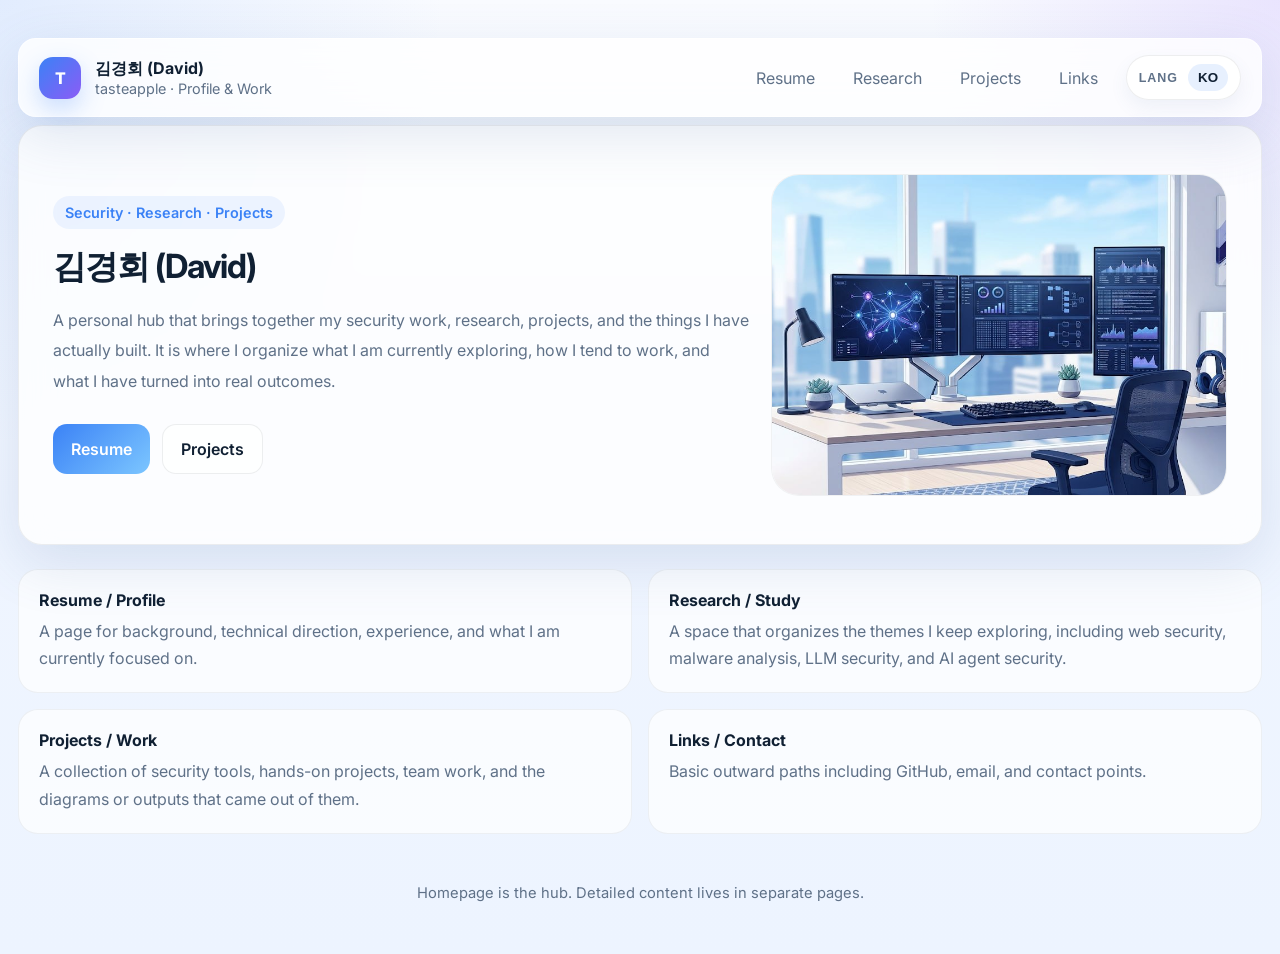
<file: index.html>
<!DOCTYPE html>
<html lang="ko">
<head>
  <meta charset="UTF-8" />
  <meta name="viewport" content="width=device-width, initial-scale=1.0" />
  <title>김경회 (David) — Profile & Work</title>
  <meta name="description" content="김경회(David)의 프로필, 연구, 프로젝트, 링크를 정리한 개인 사이트." />
  <link rel="preconnect" href="https://fonts.googleapis.com" />
  <link rel="preconnect" href="https://fonts.gstatic.com" crossorigin />
  <link href="https://fonts.googleapis.com/css2?family=Inter:wght@400;500;600;700;800&display=swap" rel="stylesheet" />
  <link rel="stylesheet" href="./styles/main.css" />
</head>
<body>
  <div class="page-shell">
    <header class="topbar">
      <a class="brand" href="./index.html">
        <div class="brand-mark">T</div>
        <div>
          <strong>김경회 (David)</strong>
          <span>tasteapple · Profile &amp; Work</span>
        </div>
      </a>
      <div class="topbar-right">
        <nav class="nav">
          <a href="./resume.html">Resume</a>
          <a href="./research.html">Research</a>
          <a href="./projects.html">Projects</a>
          <a href="./links.html">Links</a>
        </nav>
        <button type="button" class="lang-toggle single-toggle" data-lang-toggle data-next-lang="en" aria-label="Switch language to EN" onclick="window.tasteappleSetLang && window.tasteappleSetLang(this.getAttribute('data-next-lang') || 'en')">
          <span class="lang-toggle-caption">Lang</span>
          <span class="lang-toggle-value" data-lang-toggle-label>EN</span>
        </button>
      </div>
    </header>

    <main>
      <section class="hero panel hero-home minimal-hero">
        <div class="hero-copy">
          <div class="eyebrow" data-i18n data-ko="Security · Research · Projects" data-en="Security · Research · Projects">Security · Research · Projects</div>
          <h1>김경회 (David)</h1>
          <p data-i18n data-ko="보안, 연구, 프로젝트, 그리고 직접 만든 결과물을 한곳에 모아둔 개인 허브다. 지금 어떤 주제를 보고 있고 어떤 식으로 작업하는지, 그리고 실제로 뭘 만들었는지를 이 사이트에 정리해두었다." data-en="A personal hub that brings together my security work, research, projects, and the things I have actually built. It is where I organize what I am currently exploring, how I tend to work, and what I have turned into real outcomes.">
            보안, 연구, 프로젝트, 그리고 직접 만든 결과물을 한곳에 모아둔 개인 허브다. 지금 어떤 주제를 보고 있고 어떤 식으로 작업하는지, 그리고 실제로 뭘 만들었는지를 이 사이트에 정리해두었다.
          </p>
          <div class="hero-actions">
            <a class="button primary" href="./resume.html" data-i18n data-ko="Resume" data-en="Resume">Resume</a>
            <a class="button secondary" href="./projects.html" data-i18n data-ko="Projects" data-en="Projects">Projects</a>
          </div>
        </div>

        <div class="hero-visual image-hero-visual">
          <img src="./assets/hero-visual.jpg" alt="Bright technical workspace illustration" class="hero-image" />
        </div>
      </section>

      <section class="modules-grid modules-home-grid main-hub-grid">
        <a class="module-card large-card" href="./resume.html">
          <strong data-i18n data-ko="Resume / 이력 및 소개" data-en="Resume / Profile">Resume / 이력 및 소개</strong>
          <span data-i18n data-ko="학습 흐름, 기술적 방향, 활동, 그리고 지금 어떤 쪽을 파고들고 있는지 정리한 페이지." data-en="A page for background, technical direction, experience, and what I am currently focused on.">학습 흐름, 기술적 방향, 활동, 그리고 지금 어떤 쪽을 파고들고 있는지 정리한 페이지.</span>
        </a>
        <a class="module-card large-card" href="./research.html">
          <strong data-i18n data-ko="Research / 연구와 학습" data-en="Research / Study">Research / 연구와 학습</strong>
          <span data-i18n data-ko="웹 보안, 악성코드 분석, LLM 보안, AI agent 보안처럼 계속 파고들고 있는 주제를 정리한 공간." data-en="A space that organizes the themes I keep exploring, including web security, malware analysis, LLM security, and AI agent security.">웹 보안, 악성코드 분석, LLM 보안, AI agent 보안처럼 계속 파고들고 있는 주제를 정리한 공간.</span>
        </a>
        <a class="module-card large-card" href="./projects.html">
          <strong data-i18n data-ko="Projects / 프로젝트" data-en="Projects / Work">Projects / 프로젝트</strong>
          <span data-i18n data-ko="직접 만든 보안 도구, 실습형 프로젝트, 팀 프로젝트, 그리고 구성도와 결과물까지 모아둔 페이지." data-en="A collection of security tools, hands-on projects, team work, and the diagrams or outputs that came out of them.">직접 만든 보안 도구, 실습형 프로젝트, 팀 프로젝트, 그리고 구성도와 결과물까지 모아둔 페이지.</span>
        </a>
        <a class="module-card large-card" href="./links.html">
          <strong data-i18n data-ko="Links / 연결" data-en="Links / Contact">Links / 연결</strong>
          <span data-i18n data-ko="GitHub, 이메일, 그리고 사이트 바깥으로 이어지는 기본 연결 지점." data-en="Basic outward paths including GitHub, email, and contact points.">GitHub, 이메일, 그리고 사이트 바깥으로 이어지는 기본 연결 지점.</span>
        </a>
      </section>
    </main>

    <footer class="footer" data-i18n data-ko="메인 페이지는 허브 역할을 하고, 자세한 내용은 각각의 페이지에서 다룹니다." data-en="Homepage is the hub. Detailed content lives in separate pages.">
      메인 페이지는 전체 흐름을 보여주는 허브이고, 자세한 내용은 각 페이지에서 정리해두었다.
    </footer>
  </div>

  <script src="./scripts/main.js"></script>
  <script src="./scripts/i18n.js"></script>
</body>
</html>
</file>
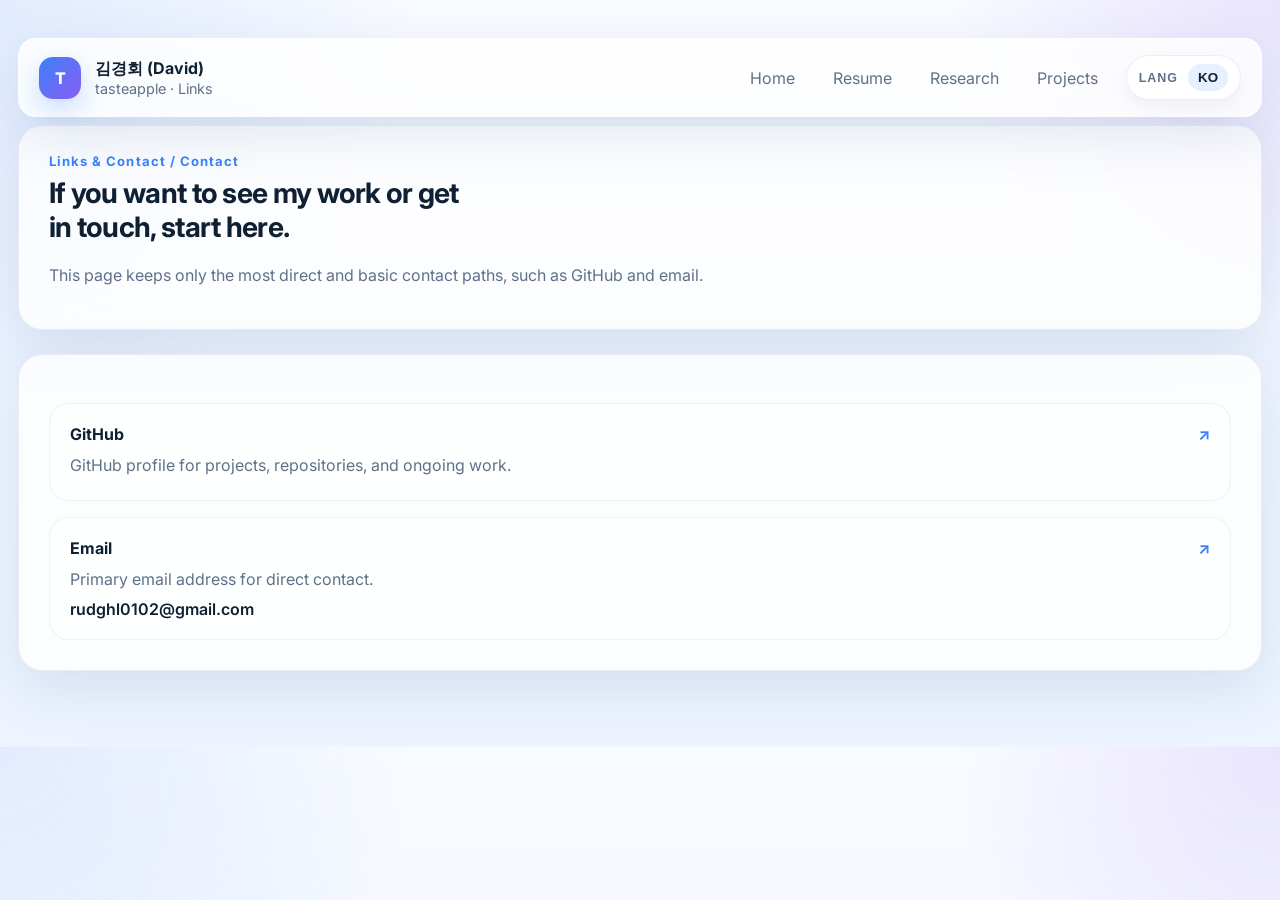
<file: links.html>
<!DOCTYPE html>
<html lang="ko">
<head>
  <meta charset="UTF-8" />
  <meta name="viewport" content="width=device-width, initial-scale=1.0" />
  <title>김경회 (David) — Links</title>
  <meta name="description" content="김경회(David)의 링크 및 연락 페이지." />
  <link rel="preconnect" href="https://fonts.googleapis.com" />
  <link rel="preconnect" href="https://fonts.gstatic.com" crossorigin />
  <link href="https://fonts.googleapis.com/css2?family=Inter:wght@400;500;600;700;800&display=swap" rel="stylesheet" />
  <link rel="stylesheet" href="./styles/main.css" />
</head>
<body>
  <div class="page-shell">
    <header class="topbar">
      <a class="brand" href="./index.html">
        <div class="brand-mark">T</div>
        <div><strong>김경회 (David)</strong><span>tasteapple · Links</span></div>
      </a>
      <div class="topbar-right">
        <nav class="nav">
          <a href="./index.html">Home</a>
          <a href="./resume.html">Resume</a>
          <a href="./research.html">Research</a>
          <a href="./projects.html">Projects</a>
        </nav>
        <button type="button" class="lang-toggle single-toggle" data-lang-toggle data-next-lang="en" aria-label="Switch language to EN">
          <span class="lang-toggle-caption">Lang</span>
          <span class="lang-toggle-value" data-lang-toggle-label>EN</span>
        </button>
      </div>
    </header>

    <main>
      <section class="panel section page-hero">
        <span class="section-kicker" data-i18n data-ko="Links & Contact / 링크 및 연락" data-en="Links & Contact / Contact">Links & Contact / 링크 및 연락</span>
        <h1 class="page-title" data-i18n data-ko="작업을 보거나 연락하고 싶다면 여기서 시작하면 됩니다" data-en="If you want to see my work or get in touch, start here.">작업을 보거나 연락하고 싶다면 여기서 시작하면 됩니다</h1>
        <p class="lead-paragraph" data-i18n data-ko="GitHub와 이메일처럼 가장 기본적이고 직접적인 연결 경로만 정리해두었다." data-en="This page keeps only the most direct and basic contact paths, such as GitHub and email.">GitHub와 이메일처럼 가장 기본적이고 직접적인 연결 경로만 정리해두었다.</p>
      </section>

      <section class="panel section">
        <div class="links-grid single-column-links">
          <a class="link-card" href="https://github.com/tasteapple" target="_blank" rel="noreferrer">
            <div>
              <strong>GitHub</strong>
              <span data-i18n data-ko="진행한 프로젝트와 공개 저장소를 확인할 수 있는 GitHub 프로필" data-en="GitHub profile for projects, repositories, and ongoing work.">진행한 프로젝트와 공개 저장소를 확인할 수 있는 GitHub 프로필</span>
            </div>
            <em>↗</em>
          </a>
          <a class="link-card" href="mailto:rudghl0102@gmail.com">
            <div>
              <strong>Email</strong>
              <span data-i18n data-ko="직접 연락할 수 있는 기본 이메일 주소" data-en="Primary email address for direct contact.">직접 연락할 수 있는 기본 이메일 주소</span>
              <div style="margin-top:6px; color: var(--text); font-weight: 600;">rudghl0102@gmail.com</div>
            </div>
            <em>↗</em>
          </a>
        </div>
      </section>
    </main>
  </div>
  <script src="./scripts/i18n.js"></script>
</body>
</html>
</file>
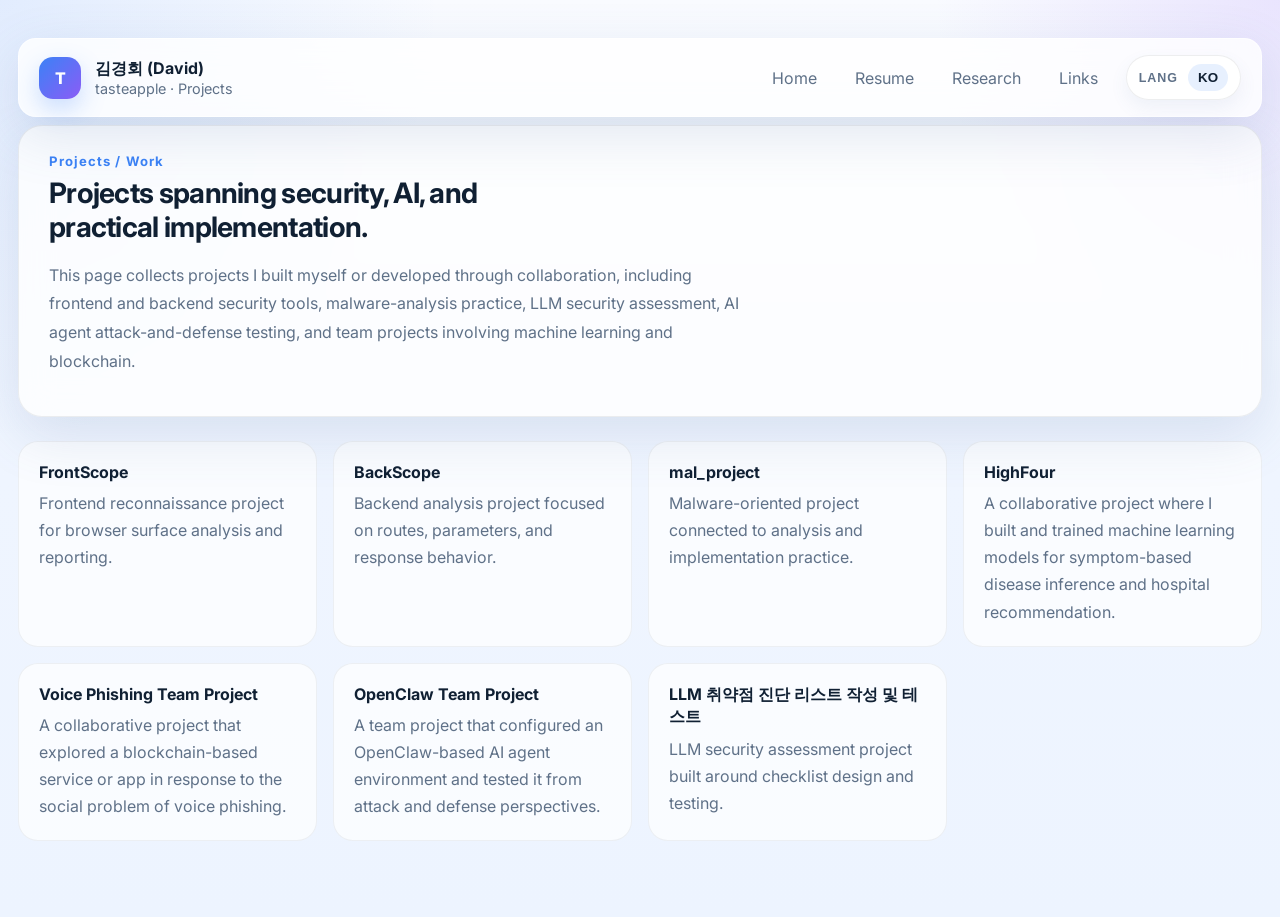
<file: projects.html>
<!DOCTYPE html>
<html lang="ko">
<head>
  <meta charset="UTF-8" />
  <meta name="viewport" content="width=device-width, initial-scale=1.0" />
  <title>김경회 (David) — Projects</title>
  <meta name="description" content="김경회(David)의 프로젝트 페이지." />
  <link rel="preconnect" href="https://fonts.googleapis.com" />
  <link rel="preconnect" href="https://fonts.gstatic.com" crossorigin />
  <link href="https://fonts.googleapis.com/css2?family=Inter:wght@400;500;600;700;800&display=swap" rel="stylesheet" />
  <link rel="stylesheet" href="./styles/main.css" />
</head>
<body>
  <div class="page-shell">
    <header class="topbar">
      <a class="brand" href="./index.html">
        <div class="brand-mark">T</div>
        <div><strong>김경회 (David)</strong><span>tasteapple · Projects</span></div>
      </a>
      <div class="topbar-right">
        <nav class="nav">
          <a href="./index.html">Home</a>
          <a href="./resume.html">Resume</a>
          <a href="./research.html">Research</a>
          <a href="./links.html">Links</a>
        </nav>
        <button type="button" class="lang-toggle single-toggle" data-lang-toggle data-next-lang="en" aria-label="Switch language to EN">
          <span class="lang-toggle-caption">Lang</span>
          <span class="lang-toggle-value" data-lang-toggle-label>EN</span>
        </button>
      </div>
    </header>

    <main>
      <section class="panel section page-hero">
        <span class="section-kicker" data-i18n data-ko="Projects / 프로젝트" data-en="Projects / Work">Projects / 프로젝트</span>
        <h1 class="page-title" data-i18n data-ko="보안, AI, 그리고 실제 구현 경험을 담은 프로젝트들" data-en="Projects spanning security, AI, and practical implementation.">보안, AI, 그리고 실제 구현 경험을 담은 프로젝트들</h1>
        <p class="lead-paragraph" data-i18n data-ko="이 페이지에는 내가 직접 만들거나 팀과 함께 진행한 프로젝트들을 정리했다. 프론트엔드·백엔드 보안 분석 도구, 악성코드 분석 실습, LLM 보안 진단, AI agent 공격/방어 테스트, 그리고 머신러닝·블록체인 기반 팀 프로젝트까지, 관심사와 실전 경험이 연결되는 작업들을 모아두었다." data-en="This page collects projects I built myself or developed through collaboration, including frontend and backend security tools, malware-analysis practice, LLM security assessment, AI agent attack-and-defense testing, and team projects involving machine learning and blockchain.">이 페이지에는 내가 직접 만들거나 팀과 함께 진행한 프로젝트들을 정리했다. 프론트엔드·백엔드 보안 분석 도구, 악성코드 분석 실습, LLM 보안 진단, AI agent 공격/방어 테스트, 그리고 머신러닝·블록체인 기반 팀 프로젝트까지, 관심사와 실전 경험이 연결되는 작업들을 모아두었다.</p>
      </section>

      <section class="modules-grid modules-home-grid projects-grid-page">
        <a class="module-card large-card" href="./projects/frontscope.html">
          <strong>FrontScope</strong>
          <span data-i18n data-ko="브라우저와 프론트엔드 표면을 분석하고 리포트로 정리하는 보안 정찰 프로젝트." data-en="Frontend reconnaissance project for browser surface analysis and reporting.">브라우저와 프론트엔드 표면을 분석하고 리포트로 정리하는 보안 정찰 프로젝트.</span>
        </a>
        <a class="module-card large-card" href="./projects/backscope.html">
          <strong>BackScope</strong>
          <span data-i18n data-ko="라우트, 파라미터, 응답 행위를 중심으로 백엔드 표면을 분석하는 프로젝트." data-en="Backend analysis project focused on routes, parameters, and response behavior.">라우트, 파라미터, 응답 행위를 중심으로 백엔드 표면을 분석하는 프로젝트.</span>
        </a>
        <a class="module-card large-card" href="./projects/mal_project.html">
          <strong>mal_project</strong>
          <span data-i18n data-ko="악성코드 분석과 구현 실습 흐름을 담고 있는 프로젝트." data-en="Malware-oriented project connected to analysis and implementation practice.">악성코드 분석과 구현 실습 흐름을 담고 있는 프로젝트.</span>
        </a>
        <a class="module-card large-card" href="./projects/highfour.html">
          <strong>HighFour</strong>
          <span data-i18n data-ko="증상 기반 병명 유추와 병원 추천을 위해 머신러닝 모델을 직접 만들고 학습시킨 협업형 프로젝트." data-en="A collaborative project where I built and trained machine learning models for symptom-based disease inference and hospital recommendation.">증상 기반 병명 유추와 병원 추천을 위해 머신러닝 모델을 직접 만들고 학습시킨 협업형 프로젝트.</span>
        </a>
        <a class="module-card large-card" href="./projects/voice-phishing-team-project.html">
          <strong>Voice Phishing Team Project</strong>
          <span data-i18n data-ko="보이스피싱이라는 사회 문제를 배경으로 블록체인을 활용한 서비스/앱 구현을 시도한 협업형 프로젝트." data-en="A collaborative project that explored a blockchain-based service or app in response to the social problem of voice phishing.">보이스피싱이라는 사회 문제를 배경으로 블록체인을 활용한 서비스/앱 구현을 시도한 협업형 프로젝트.</span>
        </a>
        <a class="module-card large-card" href="./projects/openclaw-team-project.html">
          <strong>OpenClaw Team Project</strong>
          <span data-i18n data-ko="OpenClaw 기반 AI Agent 환경을 직접 구성하고 공격/방어 테스트까지 수행한 팀 프로젝트." data-en="A team project that configured an OpenClaw-based AI agent environment and tested it from attack and defense perspectives.">OpenClaw 기반 AI Agent 환경을 직접 구성하고 공격/방어 테스트까지 수행한 팀 프로젝트.</span>
        </a>
        <a class="module-card large-card" href="./projects/llm-vulnerability-list.html">
          <strong>LLM 취약점 진단 리스트 작성 및 테스트</strong>
          <span data-i18n data-ko="LLM 보안 점검 항목을 정리하고 테스트 흐름으로 연결하는 프로젝트." data-en="LLM security assessment project built around checklist design and testing.">LLM 보안 점검 항목을 정리하고 테스트 흐름으로 연결하는 프로젝트.</span>
        </a>
      </section>
    </main>
  </div>
  <script src="./scripts/i18n.js"></script>
</body>
</html>
</file>
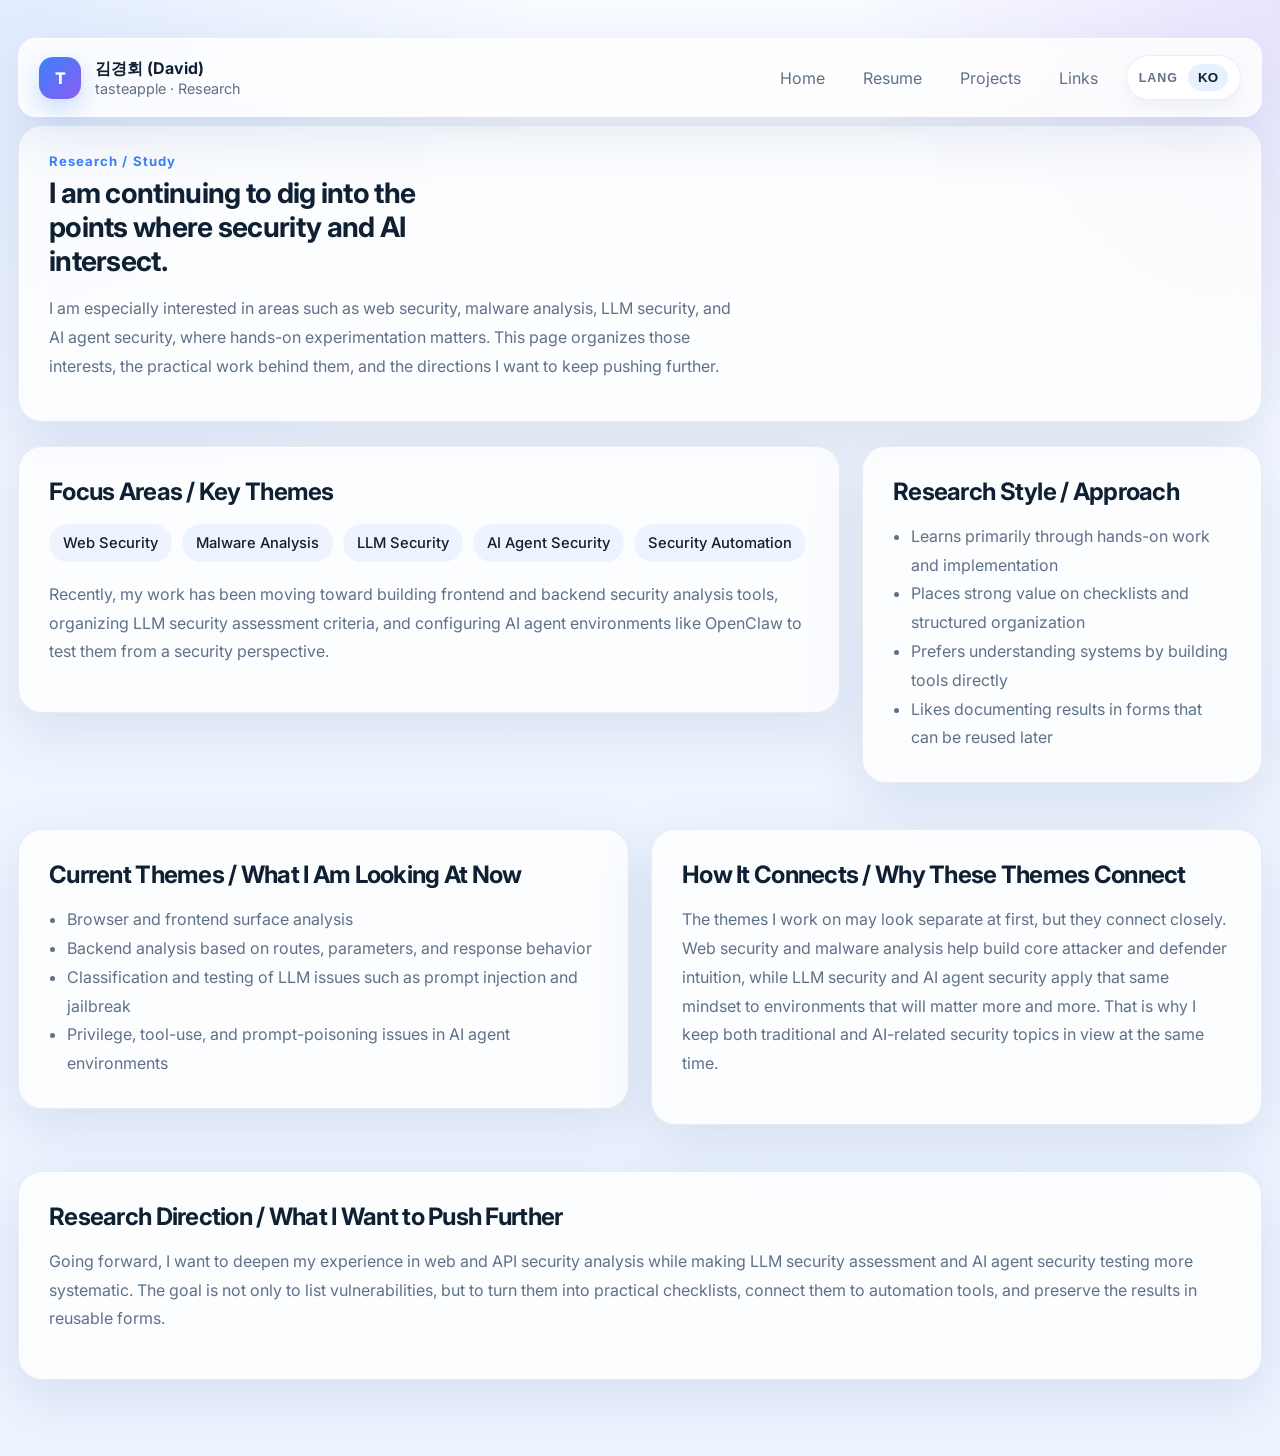
<file: research.html>
<!DOCTYPE html>
<html lang="ko">
<head>
  <meta charset="UTF-8" />
  <meta name="viewport" content="width=device-width, initial-scale=1.0" />
  <title>김경회 (David) — Research</title>
  <meta name="description" content="김경회(David)의 연구 및 학습 페이지." />
  <link rel="preconnect" href="https://fonts.googleapis.com" />
  <link rel="preconnect" href="https://fonts.gstatic.com" crossorigin />
  <link href="https://fonts.googleapis.com/css2?family=Inter:wght@400;500;600;700;800&display=swap" rel="stylesheet" />
  <link rel="stylesheet" href="./styles/main.css" />
</head>
<body>
  <div class="page-shell">
    <header class="topbar">
      <a class="brand" href="./index.html">
        <div class="brand-mark">T</div>
        <div><strong>김경회 (David)</strong><span>tasteapple · Research</span></div>
      </a>
      <div class="topbar-right">
        <nav class="nav">
          <a href="./index.html">Home</a>
          <a href="./resume.html">Resume</a>
          <a href="./projects.html">Projects</a>
          <a href="./links.html">Links</a>
        </nav>
        <button type="button" class="lang-toggle single-toggle" data-lang-toggle data-next-lang="en" aria-label="Switch language to EN">
          <span class="lang-toggle-caption">Lang</span>
          <span class="lang-toggle-value" data-lang-toggle-label>EN</span>
        </button>
      </div>
    </header>

    <main>
      <section class="panel section page-hero">
        <span class="section-kicker" data-i18n data-ko="Research / 연구" data-en="Research / Study">Research / 연구</span>
        <h1 class="page-title" data-i18n data-ko="보안과 AI가 만나는 지점을 계속 파고드는 중이다" data-en="I am continuing to dig into the points where security and AI intersect.">보안과 AI가 만나는 지점을 계속 파고드는 중이다</h1>
        <p class="lead-paragraph" data-i18n data-ko="웹 보안, 악성코드 분석, LLM 보안, AI agent 보안처럼 직접 손을 대보면서 감을 잡아야 하는 주제들에 특히 관심이 많다. 이 페이지는 그런 관심사와 실습 흐름, 그리고 앞으로 더 깊게 가져가고 싶은 방향을 정리해두는 공간이다." data-en="I am especially interested in areas such as web security, malware analysis, LLM security, and AI agent security, where hands-on experimentation matters. This page organizes those interests, the practical work behind them, and the directions I want to keep pushing further.">웹 보안, 악성코드 분석, LLM 보안, AI agent 보안처럼 직접 손을 대보면서 감을 잡아야 하는 주제들에 특히 관심이 많다. 이 페이지는 그런 관심사와 실습 흐름, 그리고 앞으로 더 깊게 가져가고 싶은 방향을 정리해두는 공간이다.</p>
      </section>

      <section class="content-grid">
        <article class="panel section span-8">
          <h2 data-i18n data-ko="Focus Areas / 관심 분야" data-en="Focus Areas / Key Themes">Focus Areas / 관심 분야</h2>
          <div class="pill-row">
            <span class="pill">Web Security</span>
            <span class="pill">Malware Analysis</span>
            <span class="pill">LLM Security</span>
            <span class="pill">AI Agent Security</span>
            <span class="pill">Security Automation</span>
          </div>
          <p style="margin-top:18px;" data-i18n data-ko="최근에는 프론트엔드와 백엔드 보안 분석 도구를 직접 만들고, LLM 보안 진단 항목을 정리하고, OpenClaw 같은 AI agent 환경을 직접 구성해 보안 관점에서 테스트해보는 쪽으로 흐름이 이어지고 있다." data-en="Recently, my work has been moving toward building frontend and backend security analysis tools, organizing LLM security assessment criteria, and configuring AI agent environments like OpenClaw to test them from a security perspective.">최근에는 프론트엔드와 백엔드 보안 분석 도구를 직접 만들고, LLM 보안 진단 항목을 정리하고, OpenClaw 같은 AI agent 환경을 직접 구성해 보안 관점에서 테스트해보는 쪽으로 흐름이 이어지고 있다.</p>
        </article>
        <article class="panel section span-4">
          <h2 data-i18n data-ko="Research Style / 방식" data-en="Research Style / Approach">Research Style / 방식</h2>
          <ul class="clean-list">
            <li data-i18n data-ko="실습과 구현 기반으로 배우는 편" data-en="Learns primarily through hands-on work and implementation">실습과 구현 기반으로 배우는 편</li>
            <li data-i18n data-ko="체크리스트와 정리를 중요하게 보는 편" data-en="Places strong value on checklists and structured organization">체크리스트와 정리를 중요하게 보는 편</li>
            <li data-i18n data-ko="도구를 직접 만들며 이해하는 방식 선호" data-en="Prefers understanding systems by building tools directly">도구를 직접 만들며 이해하는 방식 선호</li>
            <li data-i18n data-ko="결과를 문서화하고 다시 재사용 가능한 형태로 남기려는 편" data-en="Likes documenting results in forms that can be reused later">결과를 문서화하고 다시 재사용 가능한 형태로 남기려는 편</li>
          </ul>
        </article>
      </section>

      <section class="content-grid">
        <article class="panel section span-6">
          <h2 data-i18n data-ko="Current Themes / 지금 주로 보는 것" data-en="Current Themes / What I Am Looking At Now">Current Themes / 지금 주로 보는 것</h2>
          <ul class="clean-list">
            <li data-i18n data-ko="브라우저와 프론트엔드 표면 분석" data-en="Browser and frontend surface analysis">브라우저와 프론트엔드 표면 분석</li>
            <li data-i18n data-ko="라우트, 파라미터, 응답 행위 기반 백엔드 분석" data-en="Backend analysis based on routes, parameters, and response behavior">라우트, 파라미터, 응답 행위 기반 백엔드 분석</li>
            <li data-i18n data-ko="Prompt Injection, Jailbreak 등 LLM 취약점 분류와 테스트" data-en="Classification and testing of LLM issues such as prompt injection and jailbreak">Prompt Injection, Jailbreak 등 LLM 취약점 분류와 테스트</li>
            <li data-i18n data-ko="AI agent 환경에서의 권한, 도구 사용, 프롬프트 오염 문제" data-en="Privilege, tool-use, and prompt-poisoning issues in AI agent environments">AI agent 환경에서의 권한, 도구 사용, 프롬프트 오염 문제</li>
          </ul>
        </article>
        <article class="panel section span-6">
          <h2 data-i18n data-ko="How It Connects / 어떻게 이어지는지" data-en="How It Connects / Why These Themes Connect">How It Connects / 어떻게 이어지는지</h2>
          <p data-i18n data-ko="지금 다루는 주제들은 따로 노는 것처럼 보여도 결국 서로 연결되어 있다. 웹 보안과 악성코드 분석은 기본적인 공격·방어 감각을 키워주고, LLM 보안과 AI agent 보안은 앞으로 더 중요해질 환경에서 그 감각을 다시 적용해보게 만든다. 그래서 최근에는 전통적인 보안 주제와 AI 보안 주제를 같이 가져가고 있다." data-en="The themes I work on may look separate at first, but they connect closely. Web security and malware analysis help build core attacker and defender intuition, while LLM security and AI agent security apply that same mindset to environments that will matter more and more. That is why I keep both traditional and AI-related security topics in view at the same time.">지금 다루는 주제들은 따로 노는 것처럼 보여도 결국 서로 연결되어 있다. 웹 보안과 악성코드 분석은 기본적인 공격·방어 감각을 키워주고, LLM 보안과 AI agent 보안은 앞으로 더 중요해질 환경에서 그 감각을 다시 적용해보게 만든다. 그래서 최근에는 전통적인 보안 주제와 AI 보안 주제를 같이 가져가고 있다.</p>
        </article>
      </section>

      <section class="panel section">
        <h2 data-i18n data-ko="Research Direction / 앞으로 더 보고 싶은 것" data-en="Research Direction / What I Want to Push Further">Research Direction / 앞으로 더 보고 싶은 것</h2>
        <p data-i18n data-ko="앞으로는 웹과 API 보안 분석 경험을 더 쌓으면서, LLM 보안 진단 체계와 AI agent 보안 테스트를 더 정교하게 가져가고 싶다. 단순히 취약점을 나열하는 수준이 아니라, 실제로 점검 항목을 만들고 자동화 도구로 연결하고, 테스트 결과를 다시 재사용 가능한 형태로 남기는 흐름까지 만드는 것이 목표다." data-en="Going forward, I want to deepen my experience in web and API security analysis while making LLM security assessment and AI agent security testing more systematic. The goal is not only to list vulnerabilities, but to turn them into practical checklists, connect them to automation tools, and preserve the results in reusable forms.">앞으로는 웹과 API 보안 분석 경험을 더 쌓으면서, LLM 보안 진단 체계와 AI agent 보안 테스트를 더 정교하게 가져가고 싶다. 단순히 취약점을 나열하는 수준이 아니라, 실제로 점검 항목을 만들고 자동화 도구로 연결하고, 테스트 결과를 다시 재사용 가능한 형태로 남기는 흐름까지 만드는 것이 목표다.</p>
      </section>
    </main>
  </div>
  <script src="./scripts/i18n.js"></script>
</body>
</html>
</file>
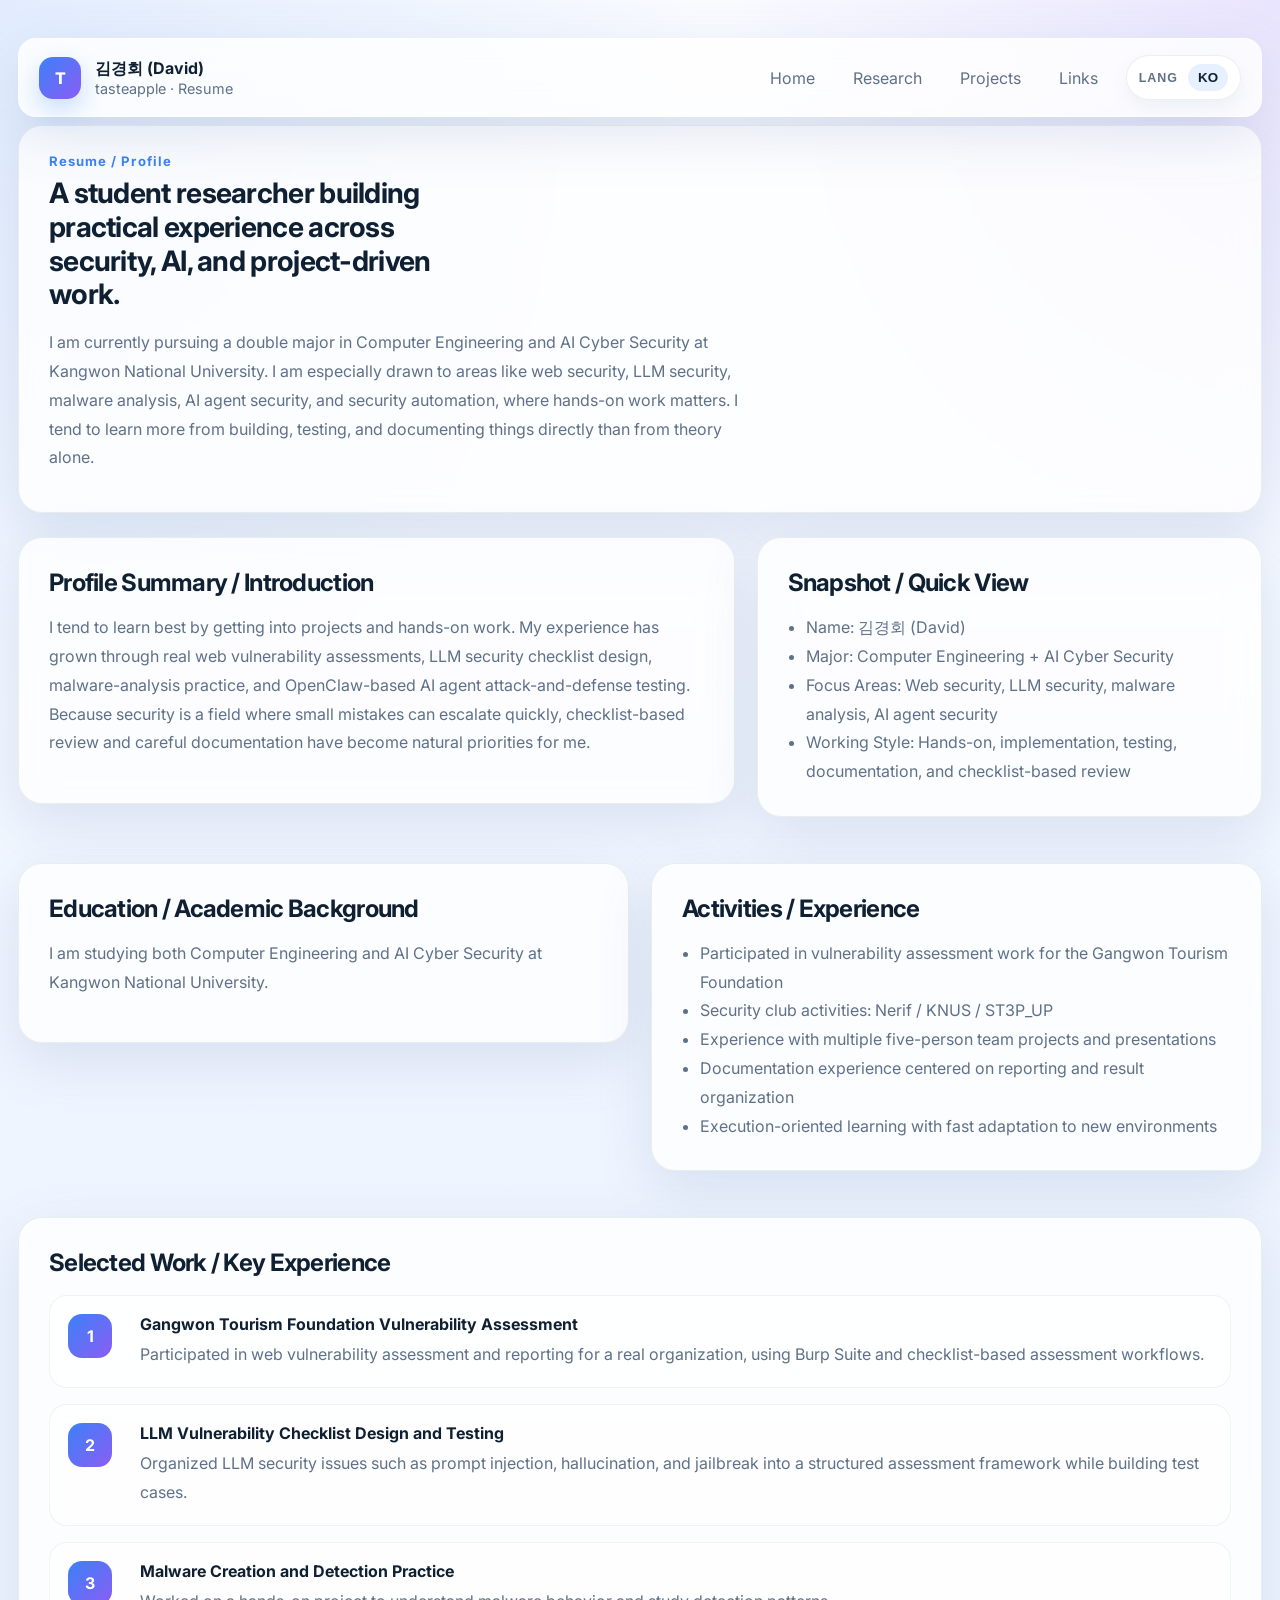
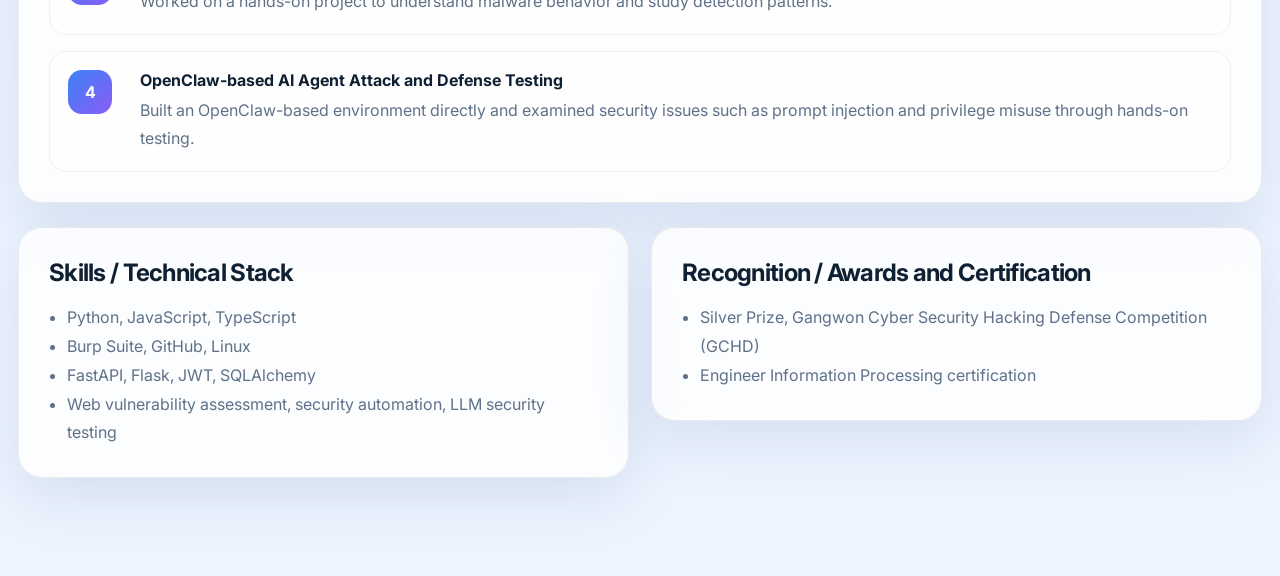
<file: resume.html>
<!DOCTYPE html>
<html lang="ko">
<head>
  <meta charset="UTF-8" />
  <meta name="viewport" content="width=device-width, initial-scale=1.0" />
  <title>김경회 (David) — Resume</title>
  <meta name="description" content="김경회(David)의 이력 및 프로필 페이지." />
  <link rel="preconnect" href="https://fonts.googleapis.com" />
  <link rel="preconnect" href="https://fonts.gstatic.com" crossorigin />
  <link href="https://fonts.googleapis.com/css2?family=Inter:wght@400;500;600;700;800&display=swap" rel="stylesheet" />
  <link rel="stylesheet" href="./styles/main.css" />
</head>
<body>
  <div class="page-shell">
    <header class="topbar">
      <a class="brand" href="./index.html">
        <div class="brand-mark">T</div>
        <div><strong>김경회 (David)</strong><span>tasteapple · Resume</span></div>
      </a>
      <div class="topbar-right">
        <nav class="nav">
          <a href="./index.html">Home</a>
          <a href="./research.html">Research</a>
          <a href="./projects.html">Projects</a>
          <a href="./links.html">Links</a>
        </nav>
        <button type="button" class="lang-toggle single-toggle" data-lang-toggle data-next-lang="en" aria-label="Switch language to EN">
          <span class="lang-toggle-caption">Lang</span>
          <span class="lang-toggle-value" data-lang-toggle-label>EN</span>
        </button>
      </div>
    </header>

    <main>
      <section class="panel section page-hero">
        <span class="section-kicker" data-i18n data-ko="Resume / 이력" data-en="Resume / Profile">Resume / 이력</span>
        <h1 class="page-title" data-i18n data-ko="보안, AI, 그리고 실전형 프로젝트 경험을 쌓아가는 학생 연구자" data-en="A student researcher building practical experience across security, AI, and project-driven work.">보안, AI, 그리고 실전형 프로젝트 경험을 쌓아가는 학생 연구자</h1>
        <p class="lead-paragraph" data-i18n data-ko="강원대학교에서 컴퓨터공학과와 인공지능사이버보안학을 복수전공 중이다. 웹 보안, LLM 보안, 악성코드 분석, AI agent 보안, 보안 자동화처럼 직접 손으로 다뤄봐야 감이 오는 주제들에 특히 끌리는 편이다. 개념만 정리하는 것보다는 직접 만들고 테스트하고 문서화하는 과정에서 더 많이 배우는 스타일에 가깝다." data-en="I am currently pursuing a double major in Computer Engineering and AI Cyber Security at Kangwon National University. I am especially drawn to areas like web security, LLM security, malware analysis, AI agent security, and security automation, where hands-on work matters. I tend to learn more from building, testing, and documenting things directly than from theory alone.">강원대학교에서 컴퓨터공학과와 인공지능사이버보안학을 복수전공 중이다. 웹 보안, LLM 보안, 악성코드 분석, AI agent 보안, 보안 자동화처럼 직접 손으로 다뤄봐야 감이 오는 주제들에 특히 끌리는 편이다. 개념만 정리하는 것보다는 직접 만들고 테스트하고 문서화하는 과정에서 더 많이 배우는 스타일에 가깝다.</p>
      </section>

      <section class="content-grid">
        <article class="panel section span-7">
          <h2 data-i18n data-ko="Profile Summary / 소개" data-en="Profile Summary / Introduction">Profile Summary / 소개</h2>
          <p data-i18n data-ko="프로젝트나 실습으로 부딪혀 보면서 배우는 쪽에 더 가깝다. 실제 웹 취약점 진단, LLM 보안 체크리스트 설계, 악성코드 분석 실습, OpenClaw 기반 AI Agent 공격/방어 테스트 같은 작업을 직접 진행하면서 경험을 쌓아왔다. 보안은 작은 실수 하나가 꽤 크게 번질 수 있는 분야라서, 체크리스트 기반 검토와 꼼꼼한 문서화는 자연스럽게 중요하게 보게 됐다." data-en="I tend to learn best by getting into projects and hands-on work. My experience has grown through real web vulnerability assessments, LLM security checklist design, malware-analysis practice, and OpenClaw-based AI agent attack-and-defense testing. Because security is a field where small mistakes can escalate quickly, checklist-based review and careful documentation have become natural priorities for me.">프로젝트나 실습으로 부딪혀 보면서 배우는 쪽에 더 가깝다. 실제 웹 취약점 진단, LLM 보안 체크리스트 설계, 악성코드 분석 실습, OpenClaw 기반 AI Agent 공격/방어 테스트 같은 작업을 직접 진행하면서 경험을 쌓아왔다. 보안은 작은 실수 하나가 꽤 크게 번질 수 있는 분야라서, 체크리스트 기반 검토와 꼼꼼한 문서화는 자연스럽게 중요하게 보게 됐다.</p>
        </article>
        <article class="panel section span-5">
          <h2 data-i18n data-ko="Snapshot / 요약" data-en="Snapshot / Quick View">Snapshot / 요약</h2>
          <ul class="clean-list">
            <li data-i18n data-ko="이름: 김경회 (David)" data-en="Name: 김경회 (David)">이름: 김경회 (David)</li>
            <li data-i18n data-ko="전공: 컴퓨터공학 + 인공지능사이버보안학" data-en="Major: Computer Engineering + AI Cyber Security">전공: 컴퓨터공학 + 인공지능사이버보안학</li>
            <li data-i18n data-ko="관심 분야: 웹 보안, LLM 보안, 악성코드 분석, AI Agent 보안" data-en="Focus Areas: Web security, LLM security, malware analysis, AI agent security">관심 분야: 웹 보안, LLM 보안, 악성코드 분석, AI Agent 보안</li>
            <li data-i18n data-ko="스타일: 실습, 구현, 테스트, 문서화, 체크리스트 기반 검토 중심" data-en="Working Style: Hands-on, implementation, testing, documentation, and checklist-based review">스타일: 실습, 구현, 테스트, 문서화, 체크리스트 기반 검토 중심</li>
          </ul>
        </article>
      </section>

      <section class="content-grid">
        <article class="panel section span-6">
          <h2 data-i18n data-ko="Education / 학력" data-en="Education / Academic Background">Education / 학력</h2>
          <p data-i18n data-ko="강원대학교에서 컴퓨터공학과와 인공지능사이버보안학을 함께 공부하고 있다." data-en="I am studying both Computer Engineering and AI Cyber Security at Kangwon National University.">강원대학교에서 컴퓨터공학과와 인공지능사이버보안학을 함께 공부하고 있다.</p>
        </article>
        <article class="panel section span-6">
          <h2 data-i18n data-ko="Activities / 활동" data-en="Activities / Experience">Activities / 활동</h2>
          <ul class="clean-list">
            <li data-i18n data-ko="강원 관광재단 취약점 진단 참여" data-en="Participated in vulnerability assessment work for the Gangwon Tourism Foundation">강원 관광재단 취약점 진단 참여</li>
            <li data-i18n data-ko="보안 동아리 활동: 네리프 / KNUS / ST3P_UP" data-en="Security club activities: Nerif / KNUS / ST3P_UP">보안 동아리 활동: 네리프 / KNUS / ST3P_UP</li>
            <li data-i18n data-ko="다수의 5인 팀 프로젝트 수행 및 발표 경험" data-en="Experience with multiple five-person team projects and presentations">다수의 5인 팀 프로젝트 수행 및 발표 경험</li>
            <li data-i18n data-ko="보고서 작성과 결과 정리 중심의 문서화 경험" data-en="Documentation experience centered on reporting and result organization">보고서 작성과 결과 정리 중심의 문서화 경험</li>
            <li data-i18n data-ko="새로운 환경에 빠르게 적응하며 기여하는 실행 중심 학습" data-en="Execution-oriented learning with fast adaptation to new environments">새로운 환경에 빠르게 적응하며 기여하는 실행 중심 학습</li>
          </ul>
        </article>
      </section>

      <section class="panel section">
        <h2 data-i18n data-ko="Selected Work / 주요 경험" data-en="Selected Work / Key Experience">Selected Work / 주요 경험</h2>
        <div class="timeline-list">
          <div class="timeline-item">
            <div class="timeline-marker">1</div>
            <div>
              <strong data-i18n data-ko="강원 관광재단 취약점 진단" data-en="Gangwon Tourism Foundation Vulnerability Assessment">강원 관광재단 취약점 진단</strong>
              <p data-i18n data-ko="실제 기관을 대상으로 웹 취약점 진단과 모의해킹 보고서 작성에 참여했으며, Burp Suite와 체크리스트 기반 진단 흐름을 활용했다." data-en="Participated in web vulnerability assessment and reporting for a real organization, using Burp Suite and checklist-based assessment workflows.">실제 기관을 대상으로 웹 취약점 진단과 모의해킹 보고서 작성에 참여했으며, Burp Suite와 체크리스트 기반 진단 흐름을 활용했다.</p>
            </div>
          </div>
          <div class="timeline-item">
            <div class="timeline-marker">2</div>
            <div>
              <strong data-i18n data-ko="LLM 취약점 진단 리스트 작성 및 테스트" data-en="LLM Vulnerability Checklist Design and Testing">LLM 취약점 진단 리스트 작성 및 테스트</strong>
              <p data-i18n data-ko="Prompt Injection, Hallucination, Jailbreak 같은 LLM 보안 이슈를 분류하고, 테스트 케이스를 구성하면서 진단 체계를 정리했다." data-en="Organized LLM security issues such as prompt injection, hallucination, and jailbreak into a structured assessment framework while building test cases.">Prompt Injection, Hallucination, Jailbreak 같은 LLM 보안 이슈를 분류하고, 테스트 케이스를 구성하면서 진단 체계를 정리했다.</p>
            </div>
          </div>
          <div class="timeline-item">
            <div class="timeline-marker">3</div>
            <div>
              <strong data-i18n data-ko="악성코드 제작 및 탐지 실습" data-en="Malware Creation and Detection Practice">악성코드 제작 및 탐지 실습</strong>
              <p data-i18n data-ko="악성코드의 동작 원리를 이해하고 탐지 패턴을 살펴보기 위해 진행한 실습형 프로젝트다." data-en="Worked on a hands-on project to understand malware behavior and study detection patterns.">악성코드의 동작 원리를 이해하고 탐지 패턴을 살펴보기 위해 진행한 실습형 프로젝트다.</p>
            </div>
          </div>
          <div class="timeline-item">
            <div class="timeline-marker">4</div>
            <div>
              <strong data-i18n data-ko="OpenClaw 기반 AI Agent 공격/방어 테스트" data-en="OpenClaw-based AI Agent Attack and Defense Testing">OpenClaw 기반 AI Agent 공격/방어 테스트</strong>
              <p data-i18n data-ko="OpenClaw 기반 환경을 직접 구성한 뒤, 프롬프트 인젝션과 권한 문제 같은 보안 관점을 실습형 프로젝트로 검토했다." data-en="Built an OpenClaw-based environment directly and examined security issues such as prompt injection and privilege misuse through hands-on testing.">OpenClaw 기반 환경을 직접 구성한 뒤, 프롬프트 인젝션과 권한 문제 같은 보안 관점을 실습형 프로젝트로 검토했다.</p>
            </div>
          </div>
        </div>
      </section>

      <section class="content-grid">
        <article class="panel section span-6">
          <h2 data-i18n data-ko="Skills / 기술" data-en="Skills / Technical Stack">Skills / 기술</h2>
          <ul class="clean-list">
            <li data-i18n data-ko="Python, JavaScript, TypeScript" data-en="Python, JavaScript, TypeScript">Python, JavaScript, TypeScript</li>
            <li data-i18n data-ko="Burp Suite, GitHub, Linux" data-en="Burp Suite, GitHub, Linux">Burp Suite, GitHub, Linux</li>
            <li data-i18n data-ko="FastAPI, Flask, JWT, SQLAlchemy" data-en="FastAPI, Flask, JWT, SQLAlchemy">FastAPI, Flask, JWT, SQLAlchemy</li>
            <li data-i18n data-ko="웹 취약점 진단, 보안 자동화, LLM 보안 테스트" data-en="Web vulnerability assessment, security automation, LLM security testing">웹 취약점 진단, 보안 자동화, LLM 보안 테스트</li>
          </ul>
        </article>
        <article class="panel section span-6">
          <h2 data-i18n data-ko="Recognition / 수상 및 자격" data-en="Recognition / Awards and Certification">Recognition / 수상 및 자격</h2>
          <ul class="clean-list">
            <li data-i18n data-ko="강원도 사이버보안 해킹방어대회(GCHD) 은상" data-en="Silver Prize, Gangwon Cyber Security Hacking Defense Competition (GCHD)">강원도 사이버보안 해킹방어대회(GCHD) 은상</li>
            <li data-i18n data-ko="정보처리기사 보유" data-en="Engineer Information Processing certification">정보처리기사 보유</li>
          </ul>
        </article>
      </section>
    </main>
  </div>
  <script src="./scripts/i18n.js"></script>
</body>
</html>
</file>
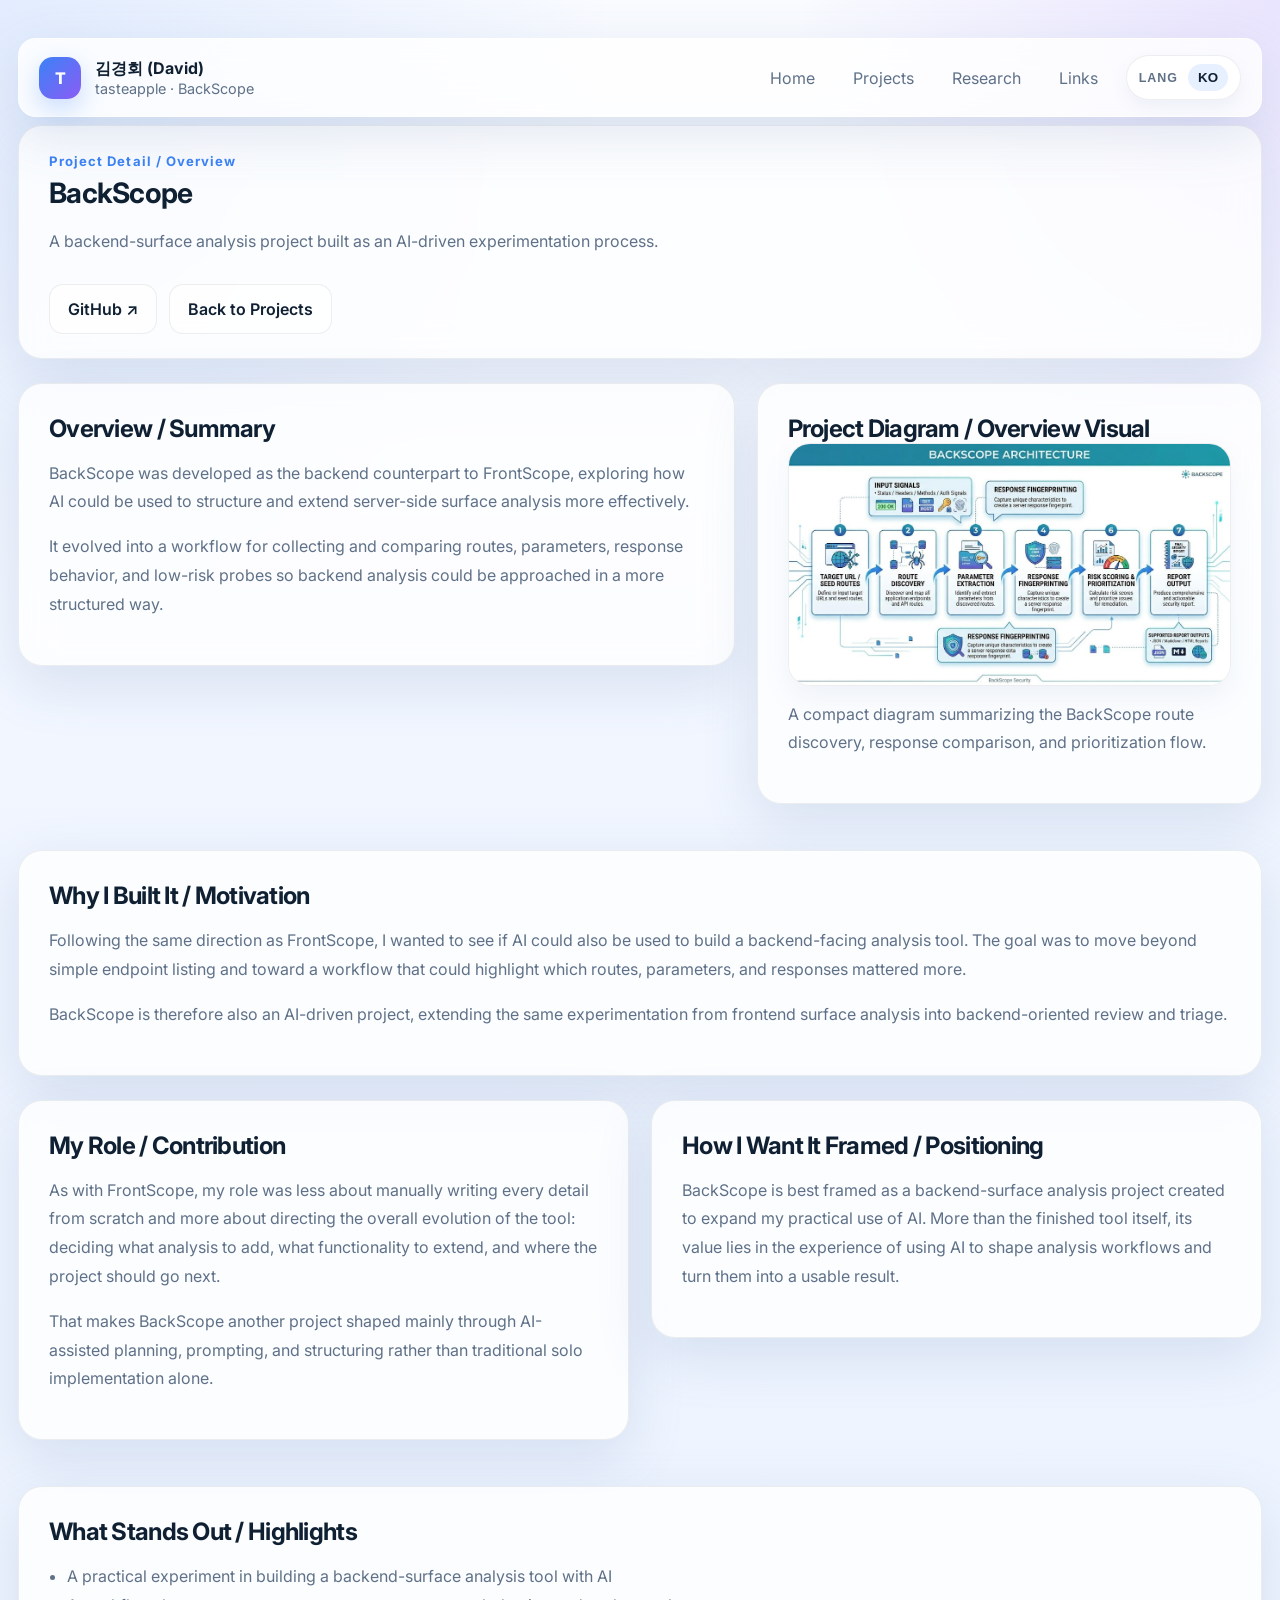
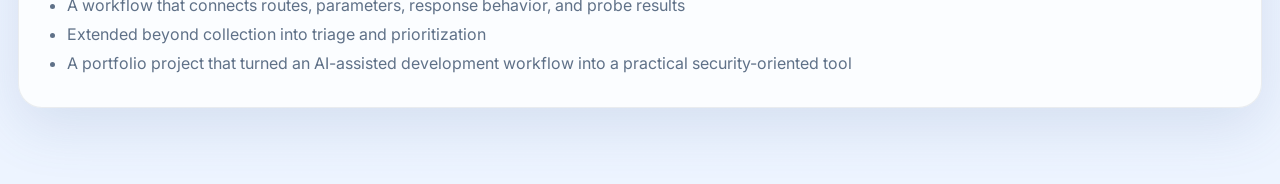
<file: projects/backscope.html>
<!DOCTYPE html>
<html lang="ko">
<head>
  <meta charset="UTF-8" />
  <meta name="viewport" content="width=device-width, initial-scale=1.0" />
  <title>김경회 (David) — BackScope</title>
  <meta name="description" content="BackScope project page." />
  <link rel="preconnect" href="https://fonts.googleapis.com" />
  <link rel="preconnect" href="https://fonts.gstatic.com" crossorigin />
  <link href="https://fonts.googleapis.com/css2?family=Inter:wght@400;500;600;700;800&display=swap" rel="stylesheet" />
  <link rel="stylesheet" href="../styles/main.css" />
</head>
<body>
  <div class="page-shell">
    <header class="topbar">
      <a class="brand" href="../index.html">
        <div class="brand-mark">T</div>
        <div><strong>김경회 (David)</strong><span>tasteapple · BackScope</span></div>
      </a>
      <div class="topbar-right">
        <nav class="nav">
          <a href="../index.html">Home</a>
          <a href="../projects.html">Projects</a>
          <a href="../research.html">Research</a>
          <a href="../links.html">Links</a>
        </nav>
        <button type="button" class="lang-toggle single-toggle" data-lang-toggle data-next-lang="en" aria-label="Switch language to EN">
          <span class="lang-toggle-caption">Lang</span>
          <span class="lang-toggle-value" data-lang-toggle-label>EN</span>
        </button>
      </div>
    </header>
    <main>
      <section class="panel section page-hero">
        <span class="section-kicker" data-i18n data-ko="Project Detail / 프로젝트 상세" data-en="Project Detail / Overview">Project Detail / 프로젝트 상세</span>
        <h1 class="page-title">BackScope</h1>
        <p class="lead-paragraph" data-i18n data-ko="AI를 활용해 백엔드 표면 분석용 도구를 직접 만들어본 프로젝트." data-en="A backend-surface analysis project built as an AI-driven experimentation process.">AI를 활용해 백엔드 표면 분석용 도구를 직접 만들어본 프로젝트.</p>
        <div class="hero-actions">
          <a class="button secondary" href="https://github.com/tasteapple/BackScope" target="_blank" rel="noreferrer">GitHub ↗</a>
          <a class="button secondary" href="../projects.html" data-i18n data-ko="프로젝트 목록으로" data-en="Back to Projects">프로젝트 목록으로</a>
        </div>
      </section>

      <section class="content-grid">
        <article class="panel section span-7">
          <h2 data-i18n data-ko="Overview / 개요" data-en="Overview / Summary">Overview / 개요</h2>
          <p data-i18n data-ko="BackScope는 FrontScope의 백엔드 대응 프로젝트로, 서버 측 표면을 어떻게 더 구조적으로 수집하고 정리할 수 있을지를 AI를 활용해 실험해본 프로젝트다." data-en="BackScope was developed as the backend counterpart to FrontScope, exploring how AI could be used to structure and extend server-side surface analysis more effectively.">BackScope는 FrontScope의 백엔드 대응 프로젝트로, 서버 측 표면을 어떻게 더 구조적으로 수집하고 정리할 수 있을지를 AI를 활용해 실험해본 프로젝트다.</p>
          <p data-i18n data-ko="이 프로젝트는 라우트, 파라미터, 응답 행위, 저위험 probe 결과를 수집하고 비교하면서 백엔드 분석을 더 체계적으로 진행할 수 있는 흐름을 만들어보는 방향으로 발전했다." data-en="It evolved into a workflow for collecting and comparing routes, parameters, response behavior, and low-risk probes so backend analysis could be approached in a more structured way.">이 프로젝트는 라우트, 파라미터, 응답 행위, 저위험 probe 결과를 수집하고 비교하면서 백엔드 분석을 더 체계적으로 진행할 수 있는 흐름을 만들어보는 방향으로 발전했다.</p>
        </article>
        <article class="panel section span-5">
          <h2 data-i18n data-ko="Project Diagram / 구성도" data-en="Project Diagram / Overview Visual">Project Diagram / 구성도</h2>
          <div class="project-diagram-frame compact">
            <img src="../assets/projects/backscope-diagram.jpg" alt="BackScope project diagram" />
          </div>
          <p class="project-diagram-caption" data-i18n data-ko="BackScope의 라우트 발견, 응답 비교, 우선순위 정리 흐름을 요약한 구성도." data-en="A compact diagram summarizing the BackScope route discovery, response comparison, and prioritization flow.">BackScope의 라우트 발견, 응답 비교, 우선순위 정리 흐름을 요약한 구성도.</p>
        </article>
      </section>

      <section class="panel section">
        <h2 data-i18n data-ko="Why I Built It / 만든 이유" data-en="Why I Built It / Motivation">Why I Built It / 만든 이유</h2>
        <p data-i18n data-ko="FrontScope와 같은 흐름에서, 이번에는 백엔드 쪽 표면도 AI를 사용해 직접 분석 도구 형태로 만들어보고 싶었다. 단순히 endpoint를 나열하는 수준을 넘어서, 어떤 라우트와 파라미터가 더 중요하고 어떤 응답이 더 의미 있는지를 정리해보는 것이 목적이었다." data-en="Following the same direction as FrontScope, I wanted to see if AI could also be used to build a backend-facing analysis tool. The goal was to move beyond simple endpoint listing and toward a workflow that could highlight which routes, parameters, and responses mattered more.">FrontScope와 같은 흐름에서, 이번에는 백엔드 쪽 표면도 AI를 사용해 직접 분석 도구 형태로 만들어보고 싶었다. 단순히 endpoint를 나열하는 수준을 넘어서, 어떤 라우트와 파라미터가 더 중요하고 어떤 응답이 더 의미 있는지를 정리해보는 것이 목적이었다.</p>
        <p data-i18n data-ko="즉 BackScope 역시 AI 활용도를 높이기 위해 직접 만들어본 프로젝트이며, 프론트엔드 표면 분석에서 한 단계 더 확장해 백엔드 분석 흐름까지 이어본 시도라고 볼 수 있다." data-en="BackScope is therefore also an AI-driven project, extending the same experimentation from frontend surface analysis into backend-oriented review and triage.">즉 BackScope 역시 AI 활용도를 높이기 위해 직접 만들어본 프로젝트이며, 프론트엔드 표면 분석에서 한 단계 더 확장해 백엔드 분석 흐름까지 이어본 시도라고 볼 수 있다.</p>
      </section>

      <section class="content-grid">
        <article class="panel section span-6">
          <h2 data-i18n data-ko="My Role / 역할" data-en="My Role / Contribution">My Role / 역할</h2>
          <p data-i18n data-ko="이 프로젝트에서도 나는 세부 구현을 직접 손으로 하나씩 쌓았다기보다, AI에게 어떤 분석을 추가할지, 어떤 방향으로 확장할지, 어떤 기능을 더 넣을지 지시하면서 전체 흐름을 조정했다." data-en="As with FrontScope, my role was less about manually writing every detail from scratch and more about directing the overall evolution of the tool: deciding what analysis to add, what functionality to extend, and where the project should go next.">이 프로젝트에서도 나는 세부 구현을 직접 손으로 하나씩 쌓았다기보다, AI에게 어떤 분석을 추가할지, 어떤 방향으로 확장할지, 어떤 기능을 더 넣을지 지시하면서 전체 흐름을 조정했다.</p>
          <p data-i18n data-ko="즉 BackScope 역시 AI를 활용한 기획·지시·구조화 중심의 프로젝트라고 소개하는 것이 자연스럽다." data-en="That makes BackScope another project shaped mainly through AI-assisted planning, prompting, and structuring rather than traditional solo implementation alone.">즉 BackScope 역시 AI를 활용한 기획·지시·구조화 중심의 프로젝트라고 소개하는 것이 자연스럽다.</p>
        </article>
        <article class="panel section span-6">
          <h2 data-i18n data-ko="How I Want It Framed / 어떻게 소개하고 싶은가" data-en="How I Want It Framed / Positioning">How I Want It Framed / 어떻게 소개하고 싶은가</h2>
          <p data-i18n data-ko="BackScope는 “AI 활용도를 높이기 위해 직접 만들어본 백엔드 표면 분석 프로젝트”로 소개하는 것이 가장 잘 맞는다. 이 프로젝트의 핵심은 완성된 백엔드 도구 자체보다, AI를 사용해 분석 흐름을 설계하고 기능을 덧붙이며 실제 결과물로 정리해본 경험에 있다." data-en="BackScope is best framed as a backend-surface analysis project created to expand my practical use of AI. More than the finished tool itself, its value lies in the experience of using AI to shape analysis workflows and turn them into a usable result.">BackScope는 “AI 활용도를 높이기 위해 직접 만들어본 백엔드 표면 분석 프로젝트”로 소개하는 것이 가장 잘 맞는다. 이 프로젝트의 핵심은 완성된 백엔드 도구 자체보다, AI를 사용해 분석 흐름을 설계하고 기능을 덧붙이며 실제 결과물로 정리해본 경험에 있다.</p>
        </article>
      </section>

      <section class="panel section">
        <h2 data-i18n data-ko="What Stands Out / 강조할 포인트" data-en="What Stands Out / Highlights">What Stands Out / 강조할 포인트</h2>
        <ul class="clean-list">
          <li data-i18n data-ko="AI를 사용한 백엔드 표면 분석 도구 제작 실험" data-en="A practical experiment in building a backend-surface analysis tool with AI">AI를 사용한 백엔드 표면 분석 도구 제작 실험</li>
          <li data-i18n data-ko="라우트, 파라미터, 응답 행위, probe 결과를 하나의 흐름으로 연결" data-en="A workflow that connects routes, parameters, response behavior, and probe results">라우트, 파라미터, 응답 행위, probe 결과를 하나의 흐름으로 연결</li>
          <li data-i18n data-ko="단순 수집이 아니라 triage와 우선순위 정리까지 확장" data-en="Extended beyond collection into triage and prioritization">단순 수집이 아니라 triage와 우선순위 정리까지 확장</li>
          <li data-i18n data-ko="AI를 활용한 개발 워크플로우를 실제 보안 도구 형태로 남긴 프로젝트" data-en="A portfolio project that turned an AI-assisted development workflow into a practical security-oriented tool">AI를 활용한 개발 워크플로우를 실제 보안 도구 형태로 남긴 프로젝트</li>
        </ul>
      </section>

    </main>
  </div>
  <script src="../scripts/i18n.js"></script>
</body>
</html>
</file>
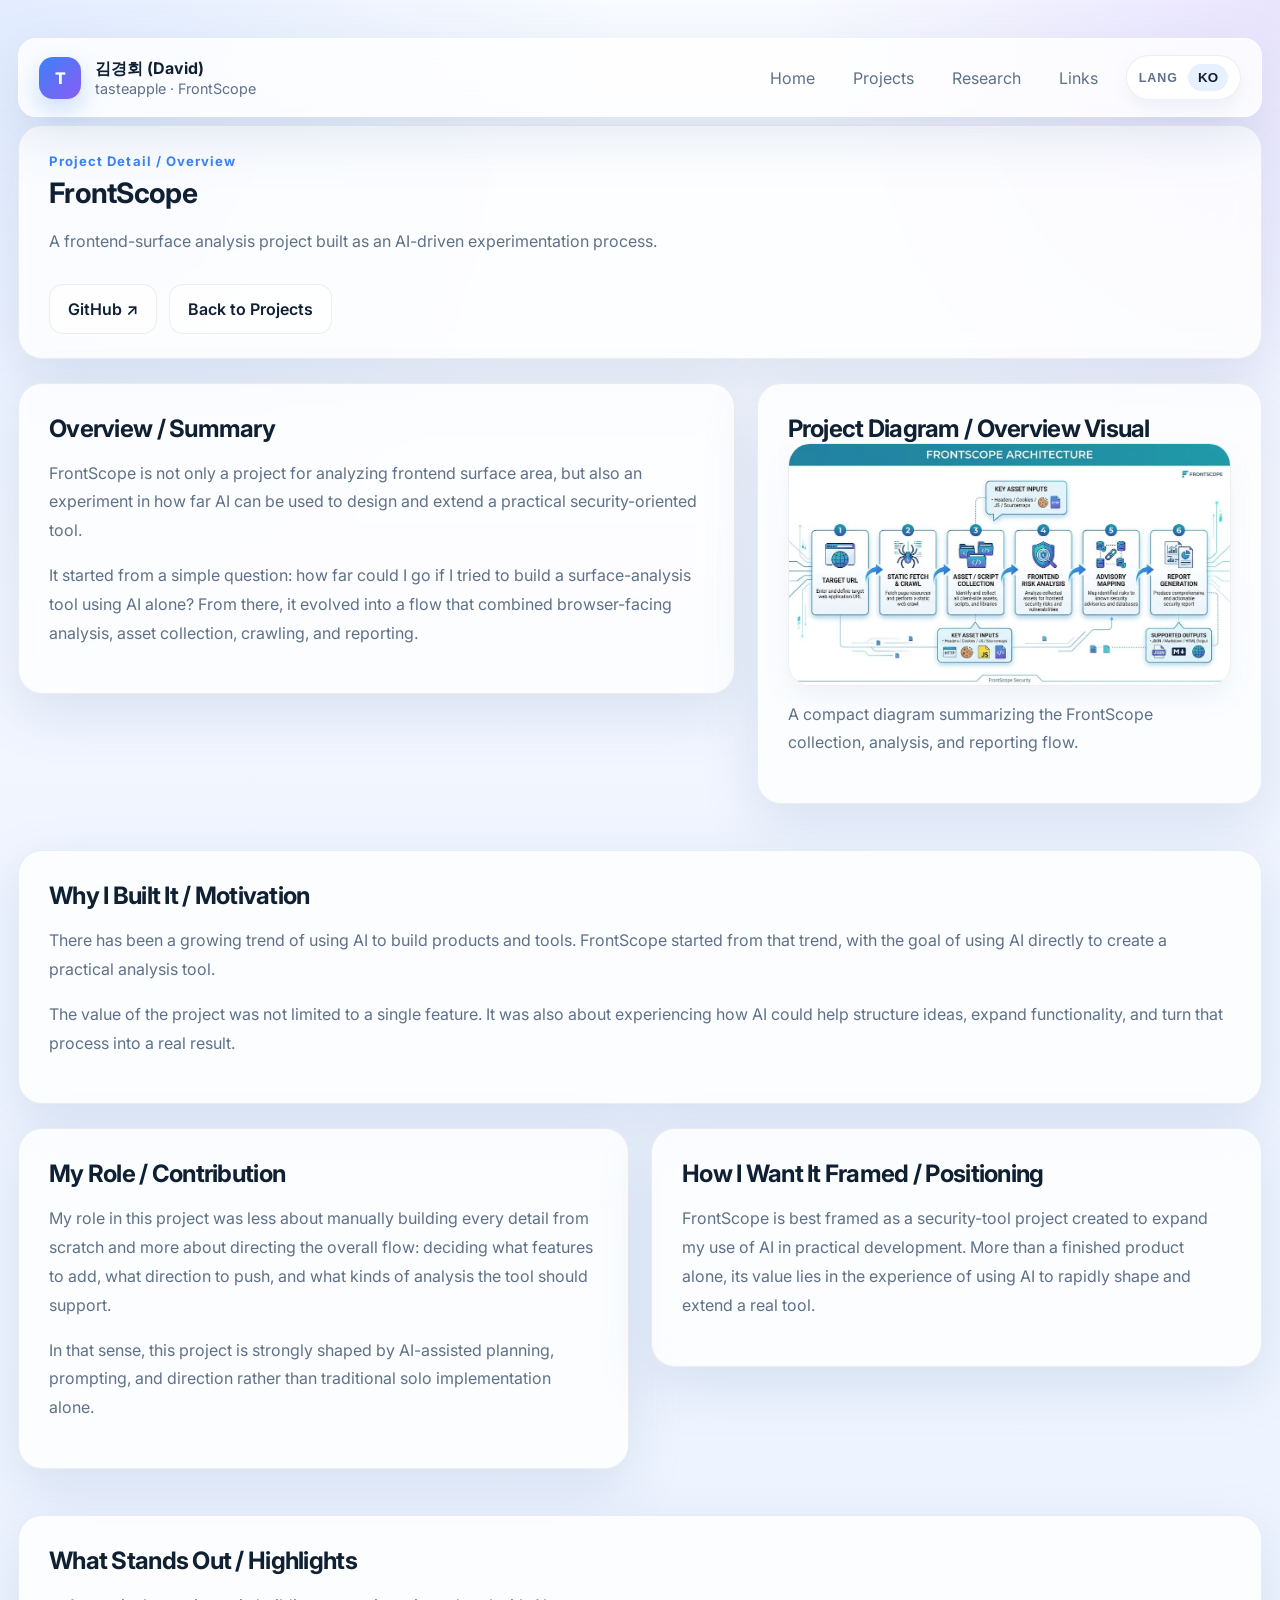
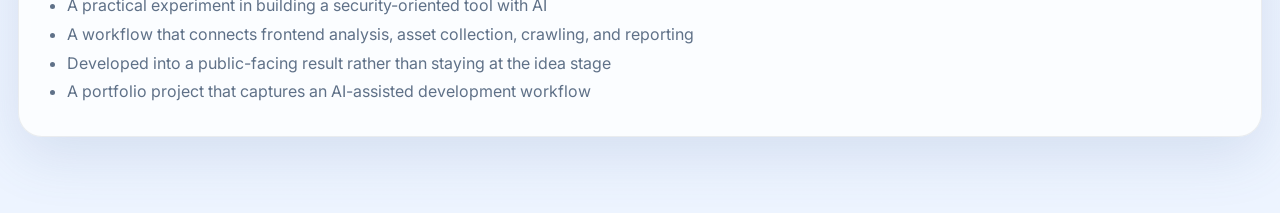
<file: projects/frontscope.html>
<!DOCTYPE html>
<html lang="ko">
<head>
  <meta charset="UTF-8" />
  <meta name="viewport" content="width=device-width, initial-scale=1.0" />
  <title>김경회 (David) — FrontScope</title>
  <meta name="description" content="FrontScope project page." />
  <link rel="preconnect" href="https://fonts.googleapis.com" />
  <link rel="preconnect" href="https://fonts.gstatic.com" crossorigin />
  <link href="https://fonts.googleapis.com/css2?family=Inter:wght@400;500;600;700;800&display=swap" rel="stylesheet" />
  <link rel="stylesheet" href="../styles/main.css" />
</head>
<body>
  <div class="page-shell">
    <header class="topbar">
      <a class="brand" href="../index.html">
        <div class="brand-mark">T</div>
        <div><strong>김경회 (David)</strong><span>tasteapple · FrontScope</span></div>
      </a>
      <div class="topbar-right">
        <nav class="nav">
          <a href="../index.html">Home</a>
          <a href="../projects.html">Projects</a>
          <a href="../research.html">Research</a>
          <a href="../links.html">Links</a>
        </nav>
        <button type="button" class="lang-toggle single-toggle" data-lang-toggle data-next-lang="en" aria-label="Switch language to EN">
          <span class="lang-toggle-caption">Lang</span>
          <span class="lang-toggle-value" data-lang-toggle-label>EN</span>
        </button>
      </div>
    </header>
    <main>
      <section class="panel section page-hero">
        <span class="section-kicker" data-i18n data-ko="Project Detail / 프로젝트 상세" data-en="Project Detail / Overview">Project Detail / 프로젝트 상세</span>
        <h1 class="page-title">FrontScope</h1>
        <p class="lead-paragraph" data-i18n data-ko="AI를 활용해 프론트엔드 표면 분석용 도구를 직접 만들어본 프로젝트." data-en="A frontend-surface analysis project built as an AI-driven experimentation process.">AI를 활용해 프론트엔드 표면 분석용 도구를 직접 만들어본 프로젝트.</p>
        <div class="hero-actions">
          <a class="button secondary" href="https://github.com/tasteapple/FrontScope" target="_blank" rel="noreferrer">GitHub ↗</a>
          <a class="button secondary" href="../projects.html" data-i18n data-ko="프로젝트 목록으로" data-en="Back to Projects">프로젝트 목록으로</a>
        </div>
      </section>

      <section class="content-grid">
        <article class="panel section span-7">
          <h2 data-i18n data-ko="Overview / 개요" data-en="Overview / Summary">Overview / 개요</h2>
          <p data-i18n data-ko="FrontScope는 단순히 프론트엔드 표면을 분석하는 도구를 만든 프로젝트이기도 하지만, 동시에 AI를 활용해 실제 보안 도구를 어느 정도까지 설계하고 확장할 수 있는지를 실험해본 프로젝트이기도 하다." data-en="FrontScope is not only a project for analyzing frontend surface area, but also an experiment in how far AI can be used to design and extend a practical security-oriented tool.">FrontScope는 단순히 프론트엔드 표면을 분석하는 도구를 만든 프로젝트이기도 하지만, 동시에 AI를 활용해 실제 보안 도구를 어느 정도까지 설계하고 확장할 수 있는지를 실험해본 프로젝트이기도 하다.</p>
          <p data-i18n data-ko="이 프로젝트의 출발점은 “AI만 사용해서 표면 분석용 툴을 만들어 보면 어디까지 갈 수 있을까?”라는 질문이었다. 그 과정에서 브라우저 표면 분석, 자산 수집, 크롤링, 리포트 생성 같은 요소들을 하나의 흐름으로 묶어보는 방향으로 발전했다." data-en="It started from a simple question: how far could I go if I tried to build a surface-analysis tool using AI alone? From there, it evolved into a flow that combined browser-facing analysis, asset collection, crawling, and reporting.">이 프로젝트의 출발점은 “AI만 사용해서 표면 분석용 툴을 만들어 보면 어디까지 갈 수 있을까?”라는 질문이었다. 그 과정에서 브라우저 표면 분석, 자산 수집, 크롤링, 리포트 생성 같은 요소들을 하나의 흐름으로 묶어보는 방향으로 발전했다.</p>
        </article>
        <article class="panel section span-5">
          <h2 data-i18n data-ko="Project Diagram / 구성도" data-en="Project Diagram / Overview Visual">Project Diagram / 구성도</h2>
          <div class="project-diagram-frame compact">
            <img src="../assets/projects/frontscope-diagram.jpg" alt="FrontScope project diagram" />
          </div>
          <p class="project-diagram-caption" data-i18n data-ko="FrontScope의 수집, 분석, 리포트 흐름을 요약한 구성도." data-en="A compact diagram summarizing the FrontScope collection, analysis, and reporting flow.">FrontScope의 수집, 분석, 리포트 흐름을 요약한 구성도.</p>
        </article>
      </section>

      <section class="panel section">
        <h2 data-i18n data-ko="Why I Built It / 만든 이유" data-en="Why I Built It / Motivation">Why I Built It / 만든 이유</h2>
        <p data-i18n data-ko="최근에는 AI를 활용해 제품이나 도구를 만드는 흐름이 점점 많아지고 있다. FrontScope는 그 흐름 속에서 “직접 AI를 사용해 실질적인 분석 도구를 만들어보자”는 목적에서 시작됐다." data-en="There has been a growing trend of using AI to build products and tools. FrontScope started from that trend, with the goal of using AI directly to create a practical analysis tool.">최근에는 AI를 활용해 제품이나 도구를 만드는 흐름이 점점 많아지고 있다. FrontScope는 그 흐름 속에서 “직접 AI를 사용해 실질적인 분석 도구를 만들어보자”는 목적에서 시작됐다.</p>
        <p data-i18n data-ko="즉 이 프로젝트는 특정 기능 하나를 구현하는 데 그치지 않고, AI를 통해 아이디어를 구조화하고 기능을 붙여가며 실제 결과물까지 만들어보는 경험 자체에 의미가 있었다." data-en="The value of the project was not limited to a single feature. It was also about experiencing how AI could help structure ideas, expand functionality, and turn that process into a real result.">즉 이 프로젝트는 특정 기능 하나를 구현하는 데 그치지 않고, AI를 통해 아이디어를 구조화하고 기능을 붙여가며 실제 결과물까지 만들어보는 경험 자체에 의미가 있었다.</p>
      </section>

      <section class="content-grid">
        <article class="panel section span-6">
          <h2 data-i18n data-ko="My Role / 역할" data-en="My Role / Contribution">My Role / 역할</h2>
          <p data-i18n data-ko="이 프로젝트에서 나는 직접 모든 세부 구현을 손으로 쌓아 올렸다기보다, AI에게 어떤 기능을 추가할지, 어떤 방향으로 발전시킬지, 무엇을 더 분석하게 만들지 지시하면서 전체 흐름을 주도했다." data-en="My role in this project was less about manually building every detail from scratch and more about directing the overall flow: deciding what features to add, what direction to push, and what kinds of analysis the tool should support.">이 프로젝트에서 나는 직접 모든 세부 구현을 손으로 쌓아 올렸다기보다, AI에게 어떤 기능을 추가할지, 어떤 방향으로 발전시킬지, 무엇을 더 분석하게 만들지 지시하면서 전체 흐름을 주도했다.</p>
          <p data-i18n data-ko="즉 이 프로젝트는 AI를 활용한 기획·지시·조정의 결과물이라는 성격이 강하다." data-en="In that sense, this project is strongly shaped by AI-assisted planning, prompting, and direction rather than traditional solo implementation alone.">즉 이 프로젝트는 AI를 활용한 기획·지시·조정의 결과물이라는 성격이 강하다.</p>
        </article>
        <article class="panel section span-6">
          <h2 data-i18n data-ko="How I Want It Framed / 어떻게 소개하고 싶은가" data-en="How I Want It Framed / Positioning">How I Want It Framed / 어떻게 소개하고 싶은가</h2>
          <p data-i18n data-ko="FrontScope는 “AI 활용도를 높이기 위해 실제로 만들어본 보안 도구 프로젝트”로 소개하는 것이 가장 잘 맞는다. 이 프로젝트의 핵심은 완성된 제품 하나보다, AI를 사용해 도구를 빠르게 설계하고 확장하는 과정을 직접 경험했다는 점에 있다." data-en="FrontScope is best framed as a security-tool project created to expand my use of AI in practical development. More than a finished product alone, its value lies in the experience of using AI to rapidly shape and extend a real tool." >FrontScope는 “AI 활용도를 높이기 위해 실제로 만들어본 보안 도구 프로젝트”로 소개하는 것이 가장 잘 맞는다. 이 프로젝트의 핵심은 완성된 제품 하나보다, AI를 사용해 도구를 빠르게 설계하고 확장하는 과정을 직접 경험했다는 점에 있다.</p>
        </article>
      </section>

      <section class="panel section">
        <h2 data-i18n data-ko="What Stands Out / 강조할 포인트" data-en="What Stands Out / Highlights">What Stands Out / 강조할 포인트</h2>
        <ul class="clean-list">
          <li data-i18n data-ko="AI를 사용한 실전형 보안 도구 제작 실험" data-en="A practical experiment in building a security-oriented tool with AI">AI를 사용한 실전형 보안 도구 제작 실험</li>
          <li data-i18n data-ko="프론트엔드 표면 분석, 자산 수집, 크롤링, 리포팅을 하나의 흐름으로 연결" data-en="A workflow that connects frontend analysis, asset collection, crawling, and reporting">프론트엔드 표면 분석, 자산 수집, 크롤링, 리포팅을 하나의 흐름으로 연결</li>
          <li data-i18n data-ko="단순 아이디어 수준이 아니라 실제로 공개 가능한 결과물로 정리" data-en="Developed into a public-facing result rather than staying at the idea stage">단순 아이디어 수준이 아니라 실제로 공개 가능한 결과물로 정리</li>
          <li data-i18n data-ko="AI를 활용한 개발 워크플로우를 포트폴리오 자산으로 남긴 프로젝트" data-en="A portfolio project that captures an AI-assisted development workflow">AI를 활용한 개발 워크플로우를 포트폴리오 자산으로 남긴 프로젝트</li>
        </ul>
      </section>

    </main>
  </div>
  <script src="../scripts/i18n.js"></script>
</body>
</html>
</file>
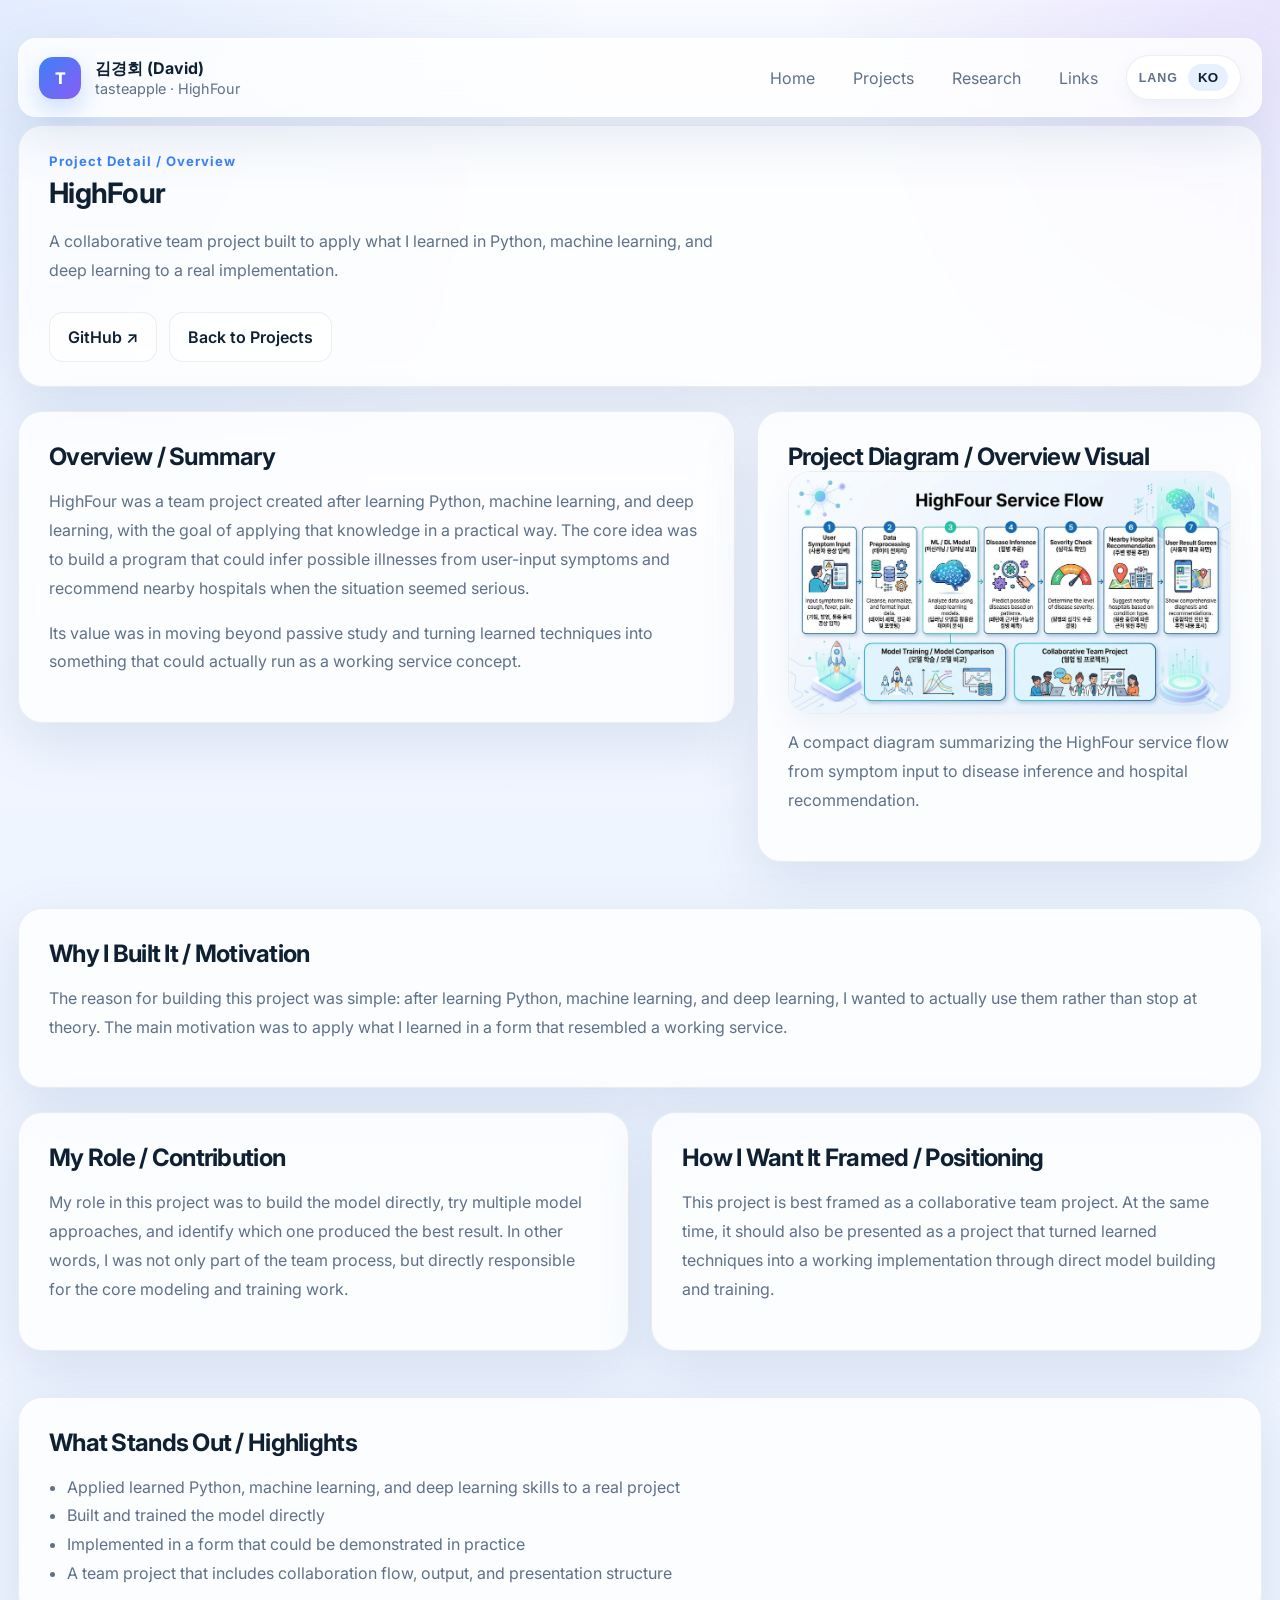
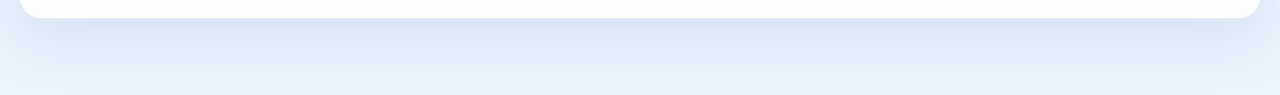
<file: projects/highfour.html>
<!DOCTYPE html>
<html lang="ko">
<head>
  <meta charset="UTF-8" />
  <meta name="viewport" content="width=device-width, initial-scale=1.0" />
  <title>김경회 (David) — HighFour</title>
  <meta name="description" content="HighFour detail page." />
  <link rel="preconnect" href="https://fonts.googleapis.com" />
  <link rel="preconnect" href="https://fonts.gstatic.com" crossorigin />
  <link href="https://fonts.googleapis.com/css2?family=Inter:wght@400;500;600;700;800&display=swap" rel="stylesheet" />
  <link rel="stylesheet" href="../styles/main.css" />
</head>
<body>
  <div class="page-shell">
    <header class="topbar">
      <a class="brand" href="../index.html">
        <div class="brand-mark">T</div>
        <div><strong>김경회 (David)</strong><span>tasteapple · HighFour</span></div>
      </a>
      <div class="topbar-right">
        <nav class="nav">
          <a href="../index.html">Home</a>
          <a href="../projects.html">Projects</a>
          <a href="../research.html">Research</a>
          <a href="../links.html">Links</a>
        </nav>
        <button type="button" class="lang-toggle single-toggle" data-lang-toggle data-next-lang="en" aria-label="Switch language to EN">
          <span class="lang-toggle-caption">Lang</span>
          <span class="lang-toggle-value" data-lang-toggle-label>EN</span>
        </button>
      </div>
    </header>
    <main>
      <section class="panel section page-hero">
        <span class="section-kicker" data-i18n data-ko="Project Detail / 프로젝트 상세" data-en="Project Detail / Overview">Project Detail / 프로젝트 상세</span>
        <h1 class="page-title">HighFour</h1>
        <p class="lead-paragraph" data-i18n data-ko="배운 파이썬, 머신러닝, 딥러닝을 실제로 써보기 위해 만든 협업형 팀 프로젝트." data-en="A collaborative team project built to apply what I learned in Python, machine learning, and deep learning to a real implementation.">배운 파이썬, 머신러닝, 딥러닝을 실제로 써보기 위해 만든 협업형 팀 프로젝트.</p>
        <div class="hero-actions">
          <a class="button secondary" href="https://github.com/tasteapple/HighFour" target="_blank" rel="noreferrer">GitHub ↗</a>
          <a class="button secondary" href="../projects.html" data-i18n data-ko="프로젝트 목록으로" data-en="Back to Projects">프로젝트 목록으로</a>
        </div>
      </section>

      <section class="content-grid">
        <article class="panel section span-7">
          <h2 data-i18n data-ko="Overview / 개요" data-en="Overview / Summary">Overview / 개요</h2>
          <p data-i18n data-ko="HighFour는 파이썬, 머신러닝, 딥러닝을 배우고 난 뒤, 그 내용을 실제로 써먹어 보기 위해 진행한 팀 프로젝트다. 프로젝트의 핵심 아이디어는 사용자가 증상을 입력하면 가능한 병명을 유추해주고, 필요할 경우 근처 병원을 추천해주는 프로그램을 만드는 것이었다." data-en="HighFour was a team project created after learning Python, machine learning, and deep learning, with the goal of applying that knowledge in a practical way. The core idea was to build a program that could infer possible illnesses from user-input symptoms and recommend nearby hospitals when the situation seemed serious.">HighFour는 파이썬, 머신러닝, 딥러닝을 배우고 난 뒤, 그 내용을 실제로 써먹어 보기 위해 진행한 팀 프로젝트다. 프로젝트의 핵심 아이디어는 사용자가 증상을 입력하면 가능한 병명을 유추해주고, 필요할 경우 근처 병원을 추천해주는 프로그램을 만드는 것이었다.</p>
          <p data-i18n data-ko="즉 단순한 학습 정리에서 끝나는 것이 아니라, 배운 기술을 실제 동작하는 서비스 형태로 연결해보는 데 의미가 있었다." data-en="Its value was in moving beyond passive study and turning learned techniques into something that could actually run as a working service concept.">즉 단순한 학습 정리에서 끝나는 것이 아니라, 배운 기술을 실제 동작하는 서비스 형태로 연결해보는 데 의미가 있었다.</p>
        </article>
        <article class="panel section span-5">
          <h2 data-i18n data-ko="Project Diagram / 구성도" data-en="Project Diagram / Overview Visual">Project Diagram / 구성도</h2>
          <div class="project-diagram-frame compact">
            <img src="../assets/projects/highfour-diagram.jpg" alt="HighFour project diagram" />
          </div>
          <p class="project-diagram-caption" data-i18n data-ko="증상 입력부터 병명 유추와 병원 추천까지 이어지는 HighFour의 서비스 흐름을 요약한 구성도." data-en="A compact diagram summarizing the HighFour service flow from symptom input to disease inference and hospital recommendation.">증상 입력부터 병명 유추와 병원 추천까지 이어지는 HighFour의 서비스 흐름을 요약한 구성도.</p>
        </article>
      </section>

      <section class="panel section">
        <h2 data-i18n data-ko="Why I Built It / 만든 이유" data-en="Why I Built It / Motivation">Why I Built It / 만든 이유</h2>
        <p data-i18n data-ko="이 프로젝트를 만든 이유는 파이썬, 머신러닝, 딥러닝을 배우고 끝내는 것이 아니라, 실제로 쓸 수 있는 형태로 한 번 만들어보고 싶었기 때문이다. 즉 배운 내용을 실제 서비스 형태에 가깝게 적용해보는 것이 핵심 동기였다." data-en="The reason for building this project was simple: after learning Python, machine learning, and deep learning, I wanted to actually use them rather than stop at theory. The main motivation was to apply what I learned in a form that resembled a working service.">이 프로젝트를 만든 이유는 파이썬, 머신러닝, 딥러닝을 배우고 끝내는 것이 아니라, 실제로 쓸 수 있는 형태로 한 번 만들어보고 싶었기 때문이다. 즉 배운 내용을 실제 서비스 형태에 가깝게 적용해보는 것이 핵심 동기였다.</p>
      </section>

      <section class="content-grid">
        <article class="panel section span-6">
          <h2 data-i18n data-ko="My Role / 역할" data-en="My Role / Contribution">My Role / 역할</h2>
          <p data-i18n data-ko="이 프로젝트에서 나는 모델을 직접 만들고, 여러 모델을 실험하고 비교하면서 가장 나은 결과를 내는 방향을 찾는 역할을 맡았다. 즉 단순히 팀 프로젝트에 참여한 것이 아니라, 핵심이 되는 모델링과 트레이닝을 직접 담당했다." data-en="My role in this project was to build the model directly, try multiple model approaches, and identify which one produced the best result. In other words, I was not only part of the team process, but directly responsible for the core modeling and training work.">이 프로젝트에서 나는 모델을 직접 만들고, 여러 모델을 실험하고 비교하면서 가장 나은 결과를 내는 방향을 찾는 역할을 맡았다. 즉 단순히 팀 프로젝트에 참여한 것이 아니라, 핵심이 되는 모델링과 트레이닝을 직접 담당했다.</p>
        </article>
        <article class="panel section span-6">
          <h2 data-i18n data-ko="How I Want It Framed / 어떻게 소개하고 싶은가" data-en="How I Want It Framed / Positioning">How I Want It Framed / 어떻게 소개하고 싶은가</h2>
          <p data-i18n data-ko="이 프로젝트는 ‘협업형 팀 프로젝트’로 소개하는 것이 가장 잘 맞는다. 동시에, 배운 기술을 실제 구현으로 연결하고, 모델을 직접 만들고 학습시켜 동작하는 결과물까지 만들어낸 프로젝트라는 점도 함께 보여주고 싶다." data-en="This project is best framed as a collaborative team project. At the same time, it should also be presented as a project that turned learned techniques into a working implementation through direct model building and training.">이 프로젝트는 ‘협업형 팀 프로젝트’로 소개하는 것이 가장 잘 맞는다. 동시에, 배운 기술을 실제 구현으로 연결하고, 모델을 직접 만들고 학습시켜 동작하는 결과물까지 만들어낸 프로젝트라는 점도 함께 보여주고 싶다.</p>
        </article>
      </section>

      <section class="panel section">
        <h2 data-i18n data-ko="What Stands Out / 강조할 포인트" data-en="What Stands Out / Highlights">What Stands Out / 강조할 포인트</h2>
        <ul class="clean-list">
          <li data-i18n data-ko="배운 파이썬, 머신러닝, 딥러닝을 실제 프로젝트에 적용" data-en="Applied learned Python, machine learning, and deep learning skills to a real project">배운 파이썬, 머신러닝, 딥러닝을 실제 프로젝트에 적용</li>
          <li data-i18n data-ko="직접 모델을 만들고 트레이닝함" data-en="Built and trained the model directly">직접 모델을 만들고 트레이닝함</li>
          <li data-i18n data-ko="실제 동작 시연이 가능한 형태로 구현" data-en="Implemented in a form that could be demonstrated in practice">실제 동작 시연이 가능한 형태로 구현</li>
          <li data-i18n data-ko="협업 구조, 결과물, 발표 흐름까지 포함된 팀 프로젝트" data-en="A team project that includes collaboration flow, output, and presentation structure">협업 구조, 결과물, 발표 흐름까지 포함된 팀 프로젝트</li>
        </ul>
      </section>

    </main>
  </div>
  <script src="../scripts/i18n.js"></script>
</body>
</html>
</file>
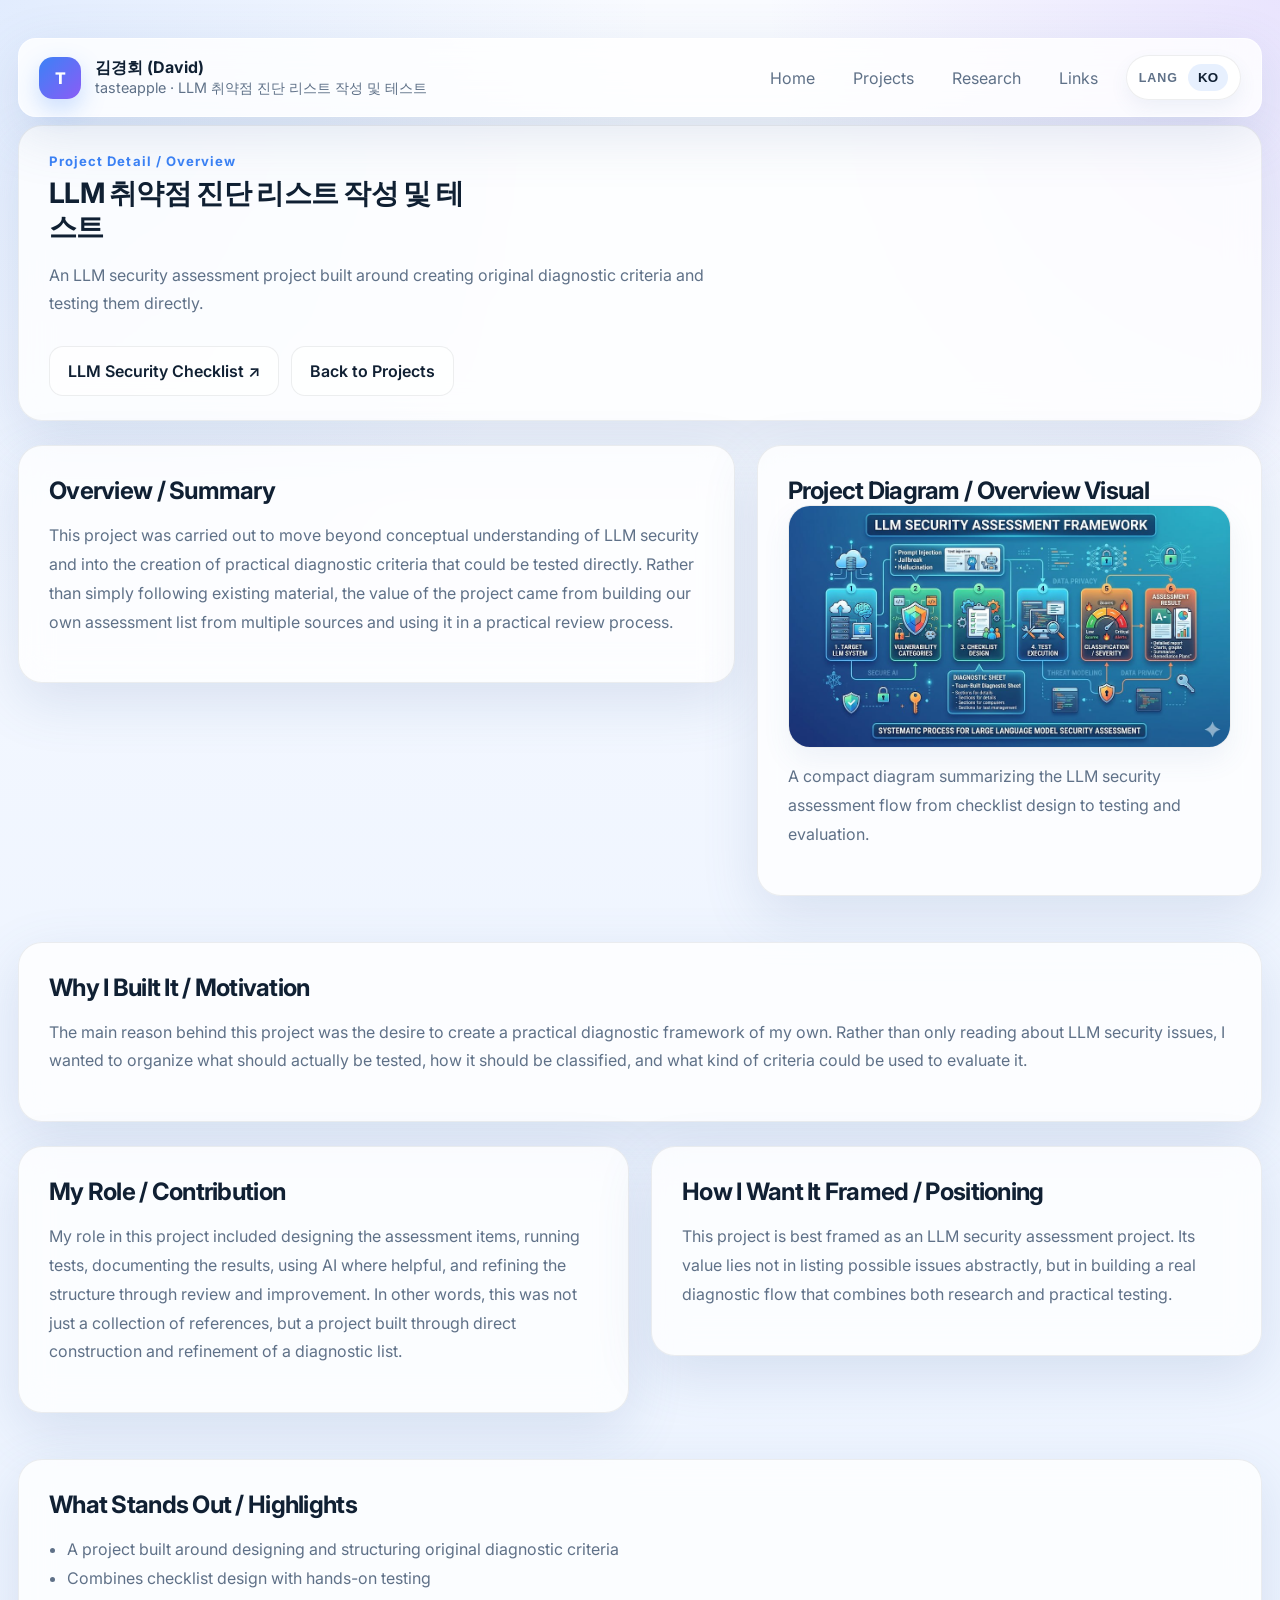
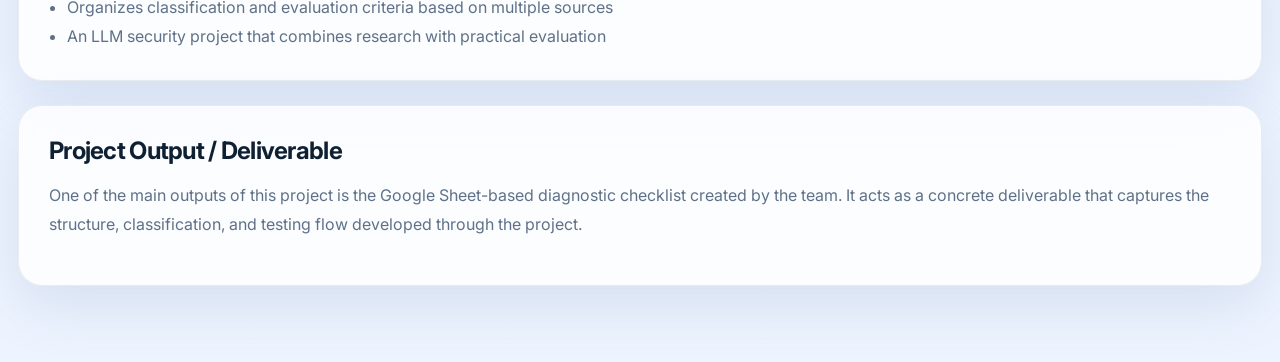
<file: projects/llm-vulnerability-list.html>
<!DOCTYPE html>
<html lang="ko">
<head>
  <meta charset="UTF-8" />
  <meta name="viewport" content="width=device-width, initial-scale=1.0" />
  <title>김경회 (David) — LLM 취약점 진단 리스트 작성 및 테스트</title>
  <meta name="description" content="LLM vulnerability checklist project page." />
  <link rel="preconnect" href="https://fonts.googleapis.com" />
  <link rel="preconnect" href="https://fonts.gstatic.com" crossorigin />
  <link href="https://fonts.googleapis.com/css2?family=Inter:wght@400;500;600;700;800&display=swap" rel="stylesheet" />
  <link rel="stylesheet" href="../styles/main.css" />
</head>
<body>
  <div class="page-shell">
    <header class="topbar">
      <a class="brand" href="../index.html">
        <div class="brand-mark">T</div>
        <div><strong>김경회 (David)</strong><span>tasteapple · LLM 취약점 진단 리스트 작성 및 테스트</span></div>
      </a>
      <div class="topbar-right">
        <nav class="nav">
          <a href="../index.html">Home</a>
          <a href="../projects.html">Projects</a>
          <a href="../research.html">Research</a>
          <a href="../links.html">Links</a>
        </nav>
        <button type="button" class="lang-toggle single-toggle" data-lang-toggle data-next-lang="en" aria-label="Switch language to EN">
          <span class="lang-toggle-caption">Lang</span>
          <span class="lang-toggle-value" data-lang-toggle-label>EN</span>
        </button>
      </div>
    </header>
    <main>
      <section class="panel section page-hero">
        <span class="section-kicker" data-i18n data-ko="Project Detail / 프로젝트 상세" data-en="Project Detail / Overview">Project Detail / 프로젝트 상세</span>
        <h1 class="page-title">LLM 취약점 진단 리스트 작성 및 테스트</h1>
        <p class="lead-paragraph" data-i18n data-ko="나만의 실제 진단 항목을 만들고 직접 테스트까지 진행해본 LLM 보안 진단 프로젝트." data-en="An LLM security assessment project built around creating original diagnostic criteria and testing them directly.">나만의 실제 진단 항목을 만들고 직접 테스트까지 진행해본 LLM 보안 진단 프로젝트.</p>
        <div class="hero-actions">
          <a class="button secondary" href="https://docs.google.com/spreadsheets/d/1Fpy7-4PhLAezcUeZwJPPvLxlEBiccCLmbZBENzD9YHo/preview?usp=sharing" target="_blank" rel="noreferrer" data-i18n data-ko="LLM Security Checklist ↗" data-en="LLM Security Checklist ↗">LLM Security Checklist ↗</a>
          <a class="button secondary" href="../projects.html" data-i18n data-ko="프로젝트 목록으로" data-en="Back to Projects">프로젝트 목록으로</a>
        </div>
      </section>

      <section class="content-grid">
        <article class="panel section span-7">
          <h2 data-i18n data-ko="Overview / 개요" data-en="Overview / Summary">Overview / 개요</h2>
          <p data-i18n data-ko="이 프로젝트는 LLM 보안을 단순히 개념적으로 이해하는 데서 그치지 않고, 실제 진단 항목을 직접 만들어보고 테스트해보기 위해 진행한 프로젝트다. 즉 이미 정리된 자료를 그대로 따라가는 것이 아니라, 다양한 자료와 소스를 바탕으로 우리만의 진단 리스트를 구성하고 그것을 실제로 검토·테스트해본 데 의미가 있다." data-en="This project was carried out to move beyond conceptual understanding of LLM security and into the creation of practical diagnostic criteria that could be tested directly. Rather than simply following existing material, the value of the project came from building our own assessment list from multiple sources and using it in a practical review process.">이 프로젝트는 LLM 보안을 단순히 개념적으로 이해하는 데서 그치지 않고, 실제 진단 항목을 직접 만들어보고 테스트해보기 위해 진행한 프로젝트다. 즉 이미 정리된 자료를 그대로 따라가는 것이 아니라, 다양한 자료와 소스를 바탕으로 우리만의 진단 리스트를 구성하고 그것을 실제로 검토·테스트해본 데 의미가 있다.</p>
        </article>
        <article class="panel section span-5">
          <h2 data-i18n data-ko="Project Diagram / 구성도" data-en="Project Diagram / Overview Visual">Project Diagram / 구성도</h2>
          <div class="project-diagram-frame compact">
            <img src="../assets/projects/llm-security-diagram.jpg" alt="LLM security assessment project diagram" />
          </div>
          <p class="project-diagram-caption" data-i18n data-ko="진단 항목 설계부터 테스트와 평가까지 이어지는 LLM 보안 진단 흐름을 요약한 구성도." data-en="A compact diagram summarizing the LLM security assessment flow from checklist design to testing and evaluation.">진단 항목 설계부터 테스트와 평가까지 이어지는 LLM 보안 진단 흐름을 요약한 구성도.</p>
        </article>
      </section>

      <section class="panel section">
        <h2 data-i18n data-ko="Why I Built It / 만든 이유" data-en="Why I Built It / Motivation">Why I Built It / 만든 이유</h2>
        <p data-i18n data-ko="가장 큰 이유는 ‘나만의 실제 진단 항목’을 직접 만들어보고 싶었기 때문이다. LLM 보안 이슈를 단순히 읽고 정리하는 수준이 아니라, 실제로 어떤 항목으로 점검하고 어떤 기준으로 분류하고 평가할 수 있을지를 체계적으로 정리해보고 싶었다." data-en="The main reason behind this project was the desire to create a practical diagnostic framework of my own. Rather than only reading about LLM security issues, I wanted to organize what should actually be tested, how it should be classified, and what kind of criteria could be used to evaluate it.">가장 큰 이유는 ‘나만의 실제 진단 항목’을 직접 만들어보고 싶었기 때문이다. LLM 보안 이슈를 단순히 읽고 정리하는 수준이 아니라, 실제로 어떤 항목으로 점검하고 어떤 기준으로 분류하고 평가할 수 있을지를 체계적으로 정리해보고 싶었다.</p>
      </section>

      <section class="content-grid">
        <article class="panel section span-6">
          <h2 data-i18n data-ko="My Role / 역할" data-en="My Role / Contribution">My Role / 역할</h2>
          <p data-i18n data-ko="이 프로젝트에서 나는 항목을 설계하고, 테스트를 진행하고, 결과를 정리·문서화하며, AI를 활용해 내용을 정리하고 개선하는 역할을 맡았다. 즉 단순히 참고 자료를 모은 것이 아니라, 진단 리스트를 직접 구성하고 반복적으로 검토·개선한 프로젝트였다." data-en="My role in this project included designing the assessment items, running tests, documenting the results, using AI where helpful, and refining the structure through review and improvement. In other words, this was not just a collection of references, but a project built through direct construction and refinement of a diagnostic list.">이 프로젝트에서 나는 항목을 설계하고, 테스트를 진행하고, 결과를 정리·문서화하며, AI를 활용해 내용을 정리하고 개선하는 역할을 맡았다. 즉 단순히 참고 자료를 모은 것이 아니라, 진단 리스트를 직접 구성하고 반복적으로 검토·개선한 프로젝트였다.</p>
        </article>
        <article class="panel section span-6">
          <h2 data-i18n data-ko="How I Want It Framed / 어떻게 소개하고 싶은가" data-en="How I Want It Framed / Positioning">How I Want It Framed / 어떻게 소개하고 싶은가</h2>
          <p data-i18n data-ko="이 프로젝트는 ‘LLM 보안 진단 프로젝트’로 소개하는 것이 가장 잘 맞는다. 핵심은 LLM 취약점을 단순히 나열하는 것이 아니라, 실제 점검 항목과 테스트 흐름을 스스로 만들어보면서 연구와 실습을 함께 담아냈다는 점에 있다." data-en="This project is best framed as an LLM security assessment project. Its value lies not in listing possible issues abstractly, but in building a real diagnostic flow that combines both research and practical testing." >이 프로젝트는 ‘LLM 보안 진단 프로젝트’로 소개하는 것이 가장 잘 맞는다. 핵심은 LLM 취약점을 단순히 나열하는 것이 아니라, 실제 점검 항목과 테스트 흐름을 스스로 만들어보면서 연구와 실습을 함께 담아냈다는 점에 있다.</p>
        </article>
      </section>

      <section class="panel section">
        <h2 data-i18n data-ko="What Stands Out / 강조할 포인트" data-en="What Stands Out / Highlights">What Stands Out / 강조할 포인트</h2>
        <ul class="clean-list">
          <li data-i18n data-ko="직접 진단 항목을 설계하고 리스트를 만든 프로젝트" data-en="A project built around designing and structuring original diagnostic criteria">직접 진단 항목을 설계하고 리스트를 만든 프로젝트</li>
          <li data-i18n data-ko="체크리스트 구성과 테스트를 함께 진행" data-en="Combines checklist design with hands-on testing">체크리스트 구성과 테스트를 함께 진행</li>
          <li data-i18n data-ko="여러 자료를 바탕으로 분류와 평가 기준까지 정리" data-en="Organizes classification and evaluation criteria based on multiple sources">여러 자료를 바탕으로 분류와 평가 기준까지 정리</li>
          <li data-i18n data-ko="연구와 실습이 함께 담긴 LLM 보안 프로젝트" data-en="An LLM security project that combines research with practical evaluation">연구와 실습이 함께 담긴 LLM 보안 프로젝트</li>
        </ul>
      </section>


      <section class="panel section">
        <h2 data-i18n data-ko="Project Output / 결과물" data-en="Project Output / Deliverable">Project Output / 결과물</h2>
        <p data-i18n data-ko="이 프로젝트의 실제 결과물 중 하나는 팀이 함께 만든 Google Sheet 기반 진단 리스트다. 이 산출물은 항목 설계, 분류, 테스트 흐름을 직접 정리한 결과로서 프로젝트의 핵심 결과물 역할을 한다." data-en="One of the main outputs of this project is the Google Sheet-based diagnostic checklist created by the team. It acts as a concrete deliverable that captures the structure, classification, and testing flow developed through the project.">이 프로젝트의 실제 결과물 중 하나는 팀이 함께 만든 Google Sheet 기반 진단 리스트다. 이 산출물은 항목 설계, 분류, 테스트 흐름을 직접 정리한 결과로서 프로젝트의 핵심 결과물 역할을 한다.</p>
      </section>
    </main>
  </div>
  <script src="../scripts/i18n.js"></script>
</body>
</html>
</file>
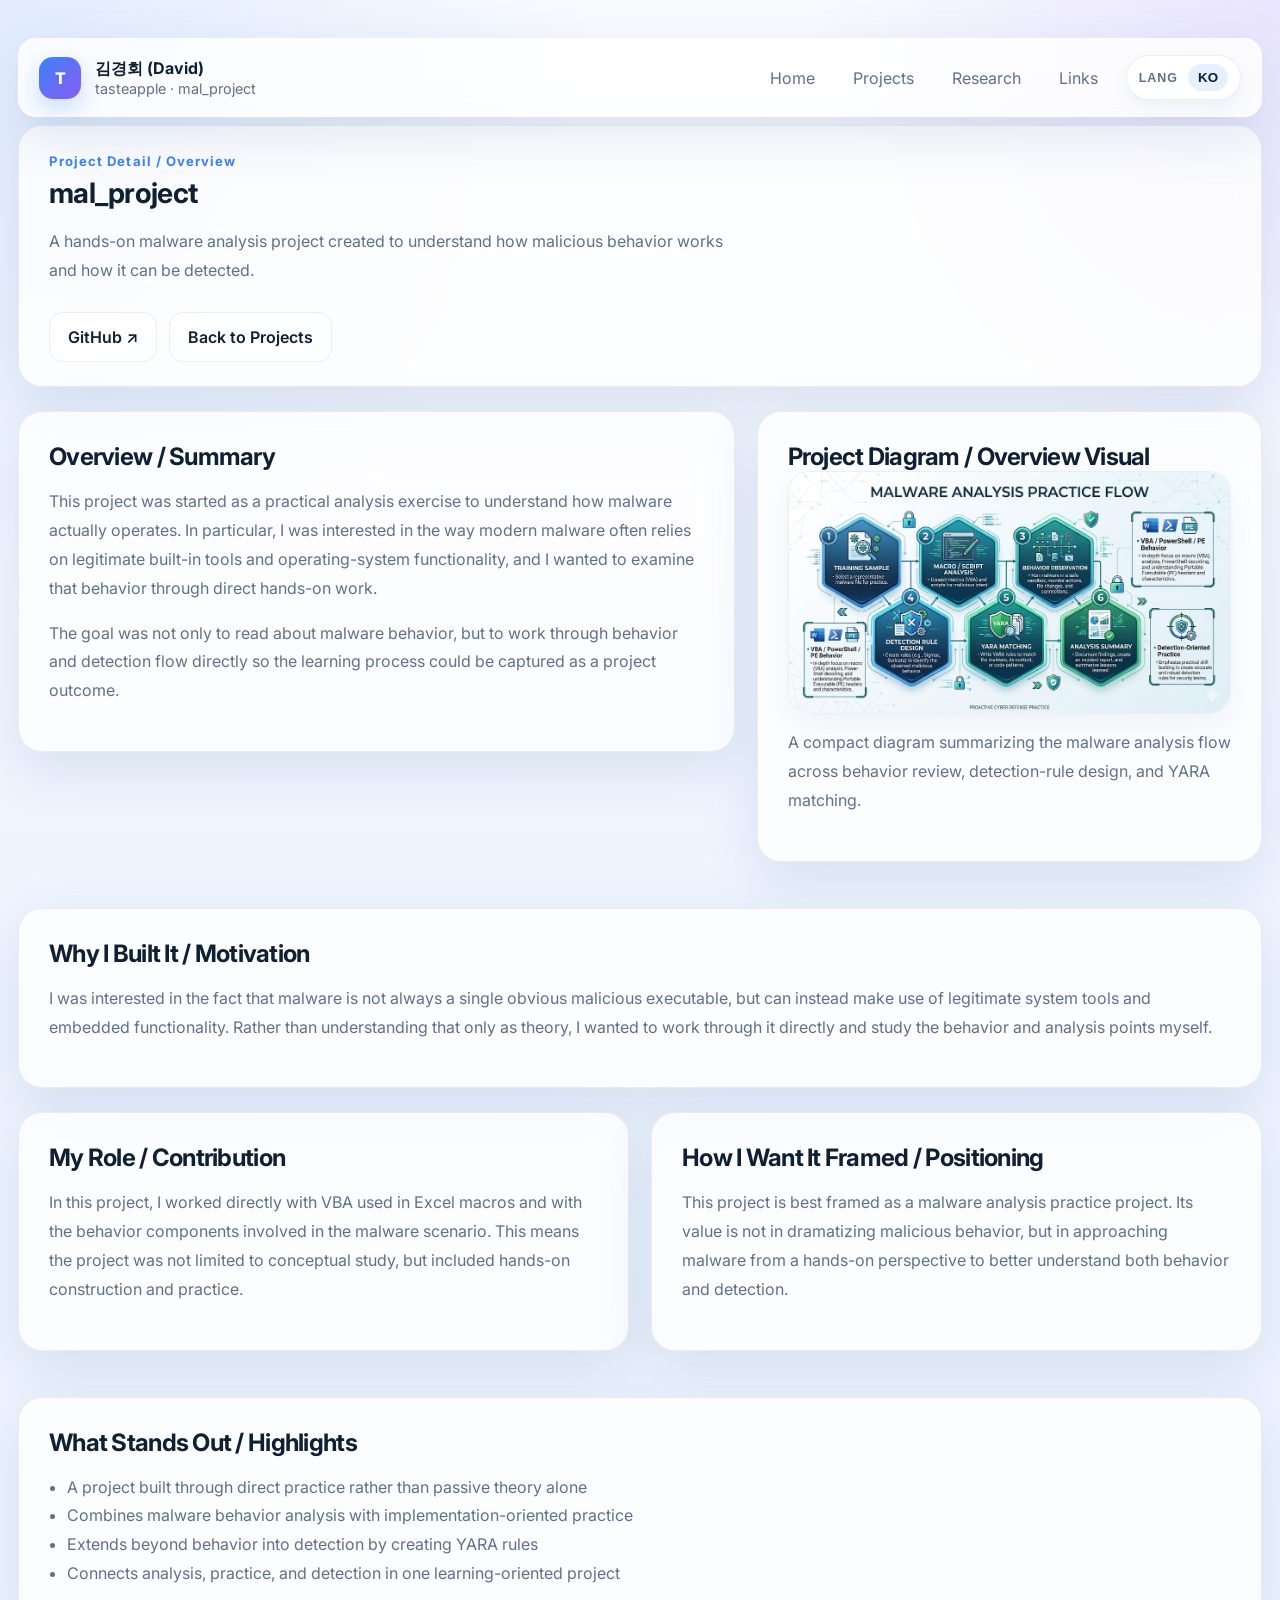
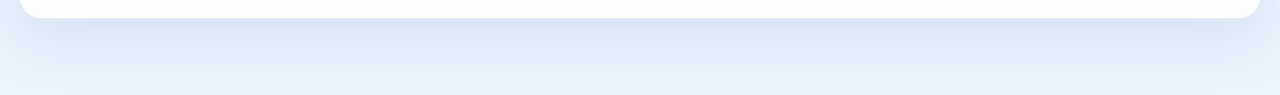
<file: projects/mal_project.html>
<!DOCTYPE html>
<html lang="ko">
<head>
  <meta charset="UTF-8" />
  <meta name="viewport" content="width=device-width, initial-scale=1.0" />
  <title>김경회 (David) — mal_project</title>
  <meta name="description" content="Malware analysis practice project page." />
  <link rel="preconnect" href="https://fonts.googleapis.com" />
  <link rel="preconnect" href="https://fonts.gstatic.com" crossorigin />
  <link href="https://fonts.googleapis.com/css2?family=Inter:wght@400;500;600;700;800&display=swap" rel="stylesheet" />
  <link rel="stylesheet" href="../styles/main.css" />
</head>
<body>
  <div class="page-shell">
    <header class="topbar">
      <a class="brand" href="../index.html">
        <div class="brand-mark">T</div>
        <div><strong>김경회 (David)</strong><span>tasteapple · mal_project</span></div>
      </a>
      <div class="topbar-right">
        <nav class="nav">
          <a href="../index.html">Home</a>
          <a href="../projects.html">Projects</a>
          <a href="../research.html">Research</a>
          <a href="../links.html">Links</a>
        </nav>
        <button type="button" class="lang-toggle single-toggle" data-lang-toggle data-next-lang="en" aria-label="Switch language to EN">
          <span class="lang-toggle-caption">Lang</span>
          <span class="lang-toggle-value" data-lang-toggle-label>EN</span>
        </button>
      </div>
    </header>
    <main>
      <section class="panel section page-hero">
        <span class="section-kicker" data-i18n data-ko="Project Detail / 프로젝트 상세" data-en="Project Detail / Overview">Project Detail / 프로젝트 상세</span>
        <h1 class="page-title">mal_project</h1>
        <p class="lead-paragraph" data-i18n data-ko="악성코드가 어떻게 동작하고 어떻게 탐지할 수 있는지를 직접 실습해보기 위해 진행한 분석 프로젝트." data-en="A hands-on malware analysis project created to understand how malicious behavior works and how it can be detected.">악성코드가 어떻게 동작하고 어떻게 탐지할 수 있는지를 직접 실습해보기 위해 진행한 분석 프로젝트.</p>
        <div class="hero-actions">
          <a class="button secondary" href="https://github.com/tasteapple/mal_project" target="_blank" rel="noreferrer">GitHub ↗</a>
          <a class="button secondary" href="../projects.html" data-i18n data-ko="프로젝트 목록으로" data-en="Back to Projects">프로젝트 목록으로</a>
        </div>
      </section>

      <section class="content-grid">
        <article class="panel section span-7">
          <h2 data-i18n data-ko="Overview / 개요" data-en="Overview / Summary">Overview / 개요</h2>
          <p data-i18n data-ko="이 프로젝트는 악성코드가 실제로 어떤 방식으로 동작하는지 이해하기 위해 시작한 실습형 분석 프로젝트다. 특히 최근 악성코드가 운영체제나 프로그램 안에 이미 존재하는 합법적인 도구와 기능을 활용하는 경우가 많다는 점에 관심을 두고, 그 흐름을 직접 확인해보고 싶어서 진행하게 됐다." data-en="This project was started as a practical analysis exercise to understand how malware actually operates. In particular, I was interested in the way modern malware often relies on legitimate built-in tools and operating-system functionality, and I wanted to examine that behavior through direct hands-on work.">이 프로젝트는 악성코드가 실제로 어떤 방식으로 동작하는지 이해하기 위해 시작한 실습형 분석 프로젝트다. 특히 최근 악성코드가 운영체제나 프로그램 안에 이미 존재하는 합법적인 도구와 기능을 활용하는 경우가 많다는 점에 관심을 두고, 그 흐름을 직접 확인해보고 싶어서 진행하게 됐다.</p>
          <p data-i18n data-ko="즉 단순히 자료를 읽고 정리하는 데서 그치지 않고, 동작 원리와 탐지 흐름을 직접 다뤄보면서 학습 내용을 프로젝트 형태로 남기는 것이 핵심이었다." data-en="The goal was not only to read about malware behavior, but to work through behavior and detection flow directly so the learning process could be captured as a project outcome.">즉 단순히 자료를 읽고 정리하는 데서 그치지 않고, 동작 원리와 탐지 흐름을 직접 다뤄보면서 학습 내용을 프로젝트 형태로 남기는 것이 핵심이었다.</p>
        </article>
        <article class="panel section span-5">
          <h2 data-i18n data-ko="Project Diagram / 구성도" data-en="Project Diagram / Overview Visual">Project Diagram / 구성도</h2>
          <div class="project-diagram-frame compact">
            <img src="../assets/projects/mal-project-diagram.jpg" alt="Malware analysis practice project diagram" />
          </div>
          <p class="project-diagram-caption" data-i18n data-ko="분석, 행위 관찰, 탐지 규칙 설계, YARA 매칭 흐름을 요약한 악성코드 분석 구성도." data-en="A compact diagram summarizing the malware analysis flow across behavior review, detection-rule design, and YARA matching.">분석, 행위 관찰, 탐지 규칙 설계, YARA 매칭 흐름을 요약한 악성코드 분석 구성도.</p>
        </article>
      </section>

      <section class="panel section">
        <h2 data-i18n data-ko="Why I Built It / 만든 이유" data-en="Why I Built It / Motivation">Why I Built It / 만든 이유</h2>
        <p data-i18n data-ko="악성코드가 단순히 독립적인 실행 파일 하나로만 존재하는 것이 아니라, 합법적인 시스템 도구나 애플리케이션 내부 기능을 활용해 동작하는 경우가 있다는 점이 흥미로웠다. 그래서 그런 흐름을 단순히 이론으로만 이해하는 것이 아니라, 직접 실습해보면서 동작 원리와 분석 포인트를 체감해보고 싶었다." data-en="I was interested in the fact that malware is not always a single obvious malicious executable, but can instead make use of legitimate system tools and embedded functionality. Rather than understanding that only as theory, I wanted to work through it directly and study the behavior and analysis points myself.">악성코드가 단순히 독립적인 실행 파일 하나로만 존재하는 것이 아니라, 합법적인 시스템 도구나 애플리케이션 내부 기능을 활용해 동작하는 경우가 있다는 점이 흥미로웠다. 그래서 그런 흐름을 단순히 이론으로만 이해하는 것이 아니라, 직접 실습해보면서 동작 원리와 분석 포인트를 체감해보고 싶었다.</p>
      </section>

      <section class="content-grid">
        <article class="panel section span-6">
          <h2 data-i18n data-ko="My Role / 역할" data-en="My Role / Contribution">My Role / 역할</h2>
          <p data-i18n data-ko="이 프로젝트에서는 엑셀 매크로에 사용되는 VBA 코드와 악성코드 동작 요소를 직접 다뤘다. 즉 단순히 개념만 정리한 것이 아니라, 동작을 구성하고 실습하는 쪽에 직접 손을 댄 프로젝트였다." data-en="In this project, I worked directly with VBA used in Excel macros and with the behavior components involved in the malware scenario. This means the project was not limited to conceptual study, but included hands-on construction and practice." >이 프로젝트에서는 엑셀 매크로에 사용되는 VBA 코드와 악성코드 동작 요소를 직접 다뤘다. 즉 단순히 개념만 정리한 것이 아니라, 동작을 구성하고 실습하는 쪽에 직접 손을 댄 프로젝트였다.</p>
        </article>
        <article class="panel section span-6">
          <h2 data-i18n data-ko="How I Want It Framed / 어떻게 소개하고 싶은가" data-en="How I Want It Framed / Positioning">How I Want It Framed / 어떻게 소개하고 싶은가</h2>
          <p data-i18n data-ko="이 프로젝트는 “악성코드 분석 실습 프로젝트”로 소개하는 것이 가장 적절하다. 핵심은 위험한 행위를 과장하는 데 있는 것이 아니라, 동작 원리와 탐지 방법을 직접 이해하기 위해 실습 중심으로 접근했다는 점에 있다." data-en="This project is best framed as a malware analysis practice project. Its value is not in dramatizing malicious behavior, but in approaching malware from a hands-on perspective to better understand both behavior and detection." >이 프로젝트는 “악성코드 분석 실습 프로젝트”로 소개하는 것이 가장 적절하다. 핵심은 위험한 행위를 과장하는 데 있는 것이 아니라, 동작 원리와 탐지 방법을 직접 이해하기 위해 실습 중심으로 접근했다는 점에 있다.</p>
        </article>
      </section>

      <section class="panel section">
        <h2 data-i18n data-ko="What Stands Out / 강조할 포인트" data-en="What Stands Out / Highlights">What Stands Out / 강조할 포인트</h2>
        <ul class="clean-list">
          <li data-i18n data-ko="단순 이론 학습이 아니라 직접 실습해본 프로젝트" data-en="A project built through direct practice rather than passive theory alone">단순 이론 학습이 아니라 직접 실습해본 프로젝트</li>
          <li data-i18n data-ko="악성코드 동작 분석과 구현 흐름을 함께 다룸" data-en="Combines malware behavior analysis with implementation-oriented practice">악성코드 동작 분석과 구현 흐름을 함께 다룸</li>
          <li data-i18n data-ko="YARA 룰을 만들어 탐지까지 함께 다룸" data-en="Extends beyond behavior into detection by creating YARA rules">YARA 룰을 만들어 탐지까지 함께 다룸</li>
          <li data-i18n data-ko="분석, 실습, 탐지라는 세 흐름을 하나의 프로젝트로 연결" data-en="Connects analysis, practice, and detection in one learning-oriented project">분석, 실습, 탐지라는 세 흐름을 하나의 프로젝트로 연결</li>
        </ul>
      </section>

    </main>
  </div>
  <script src="../scripts/i18n.js"></script>
</body>
</html>
</file>
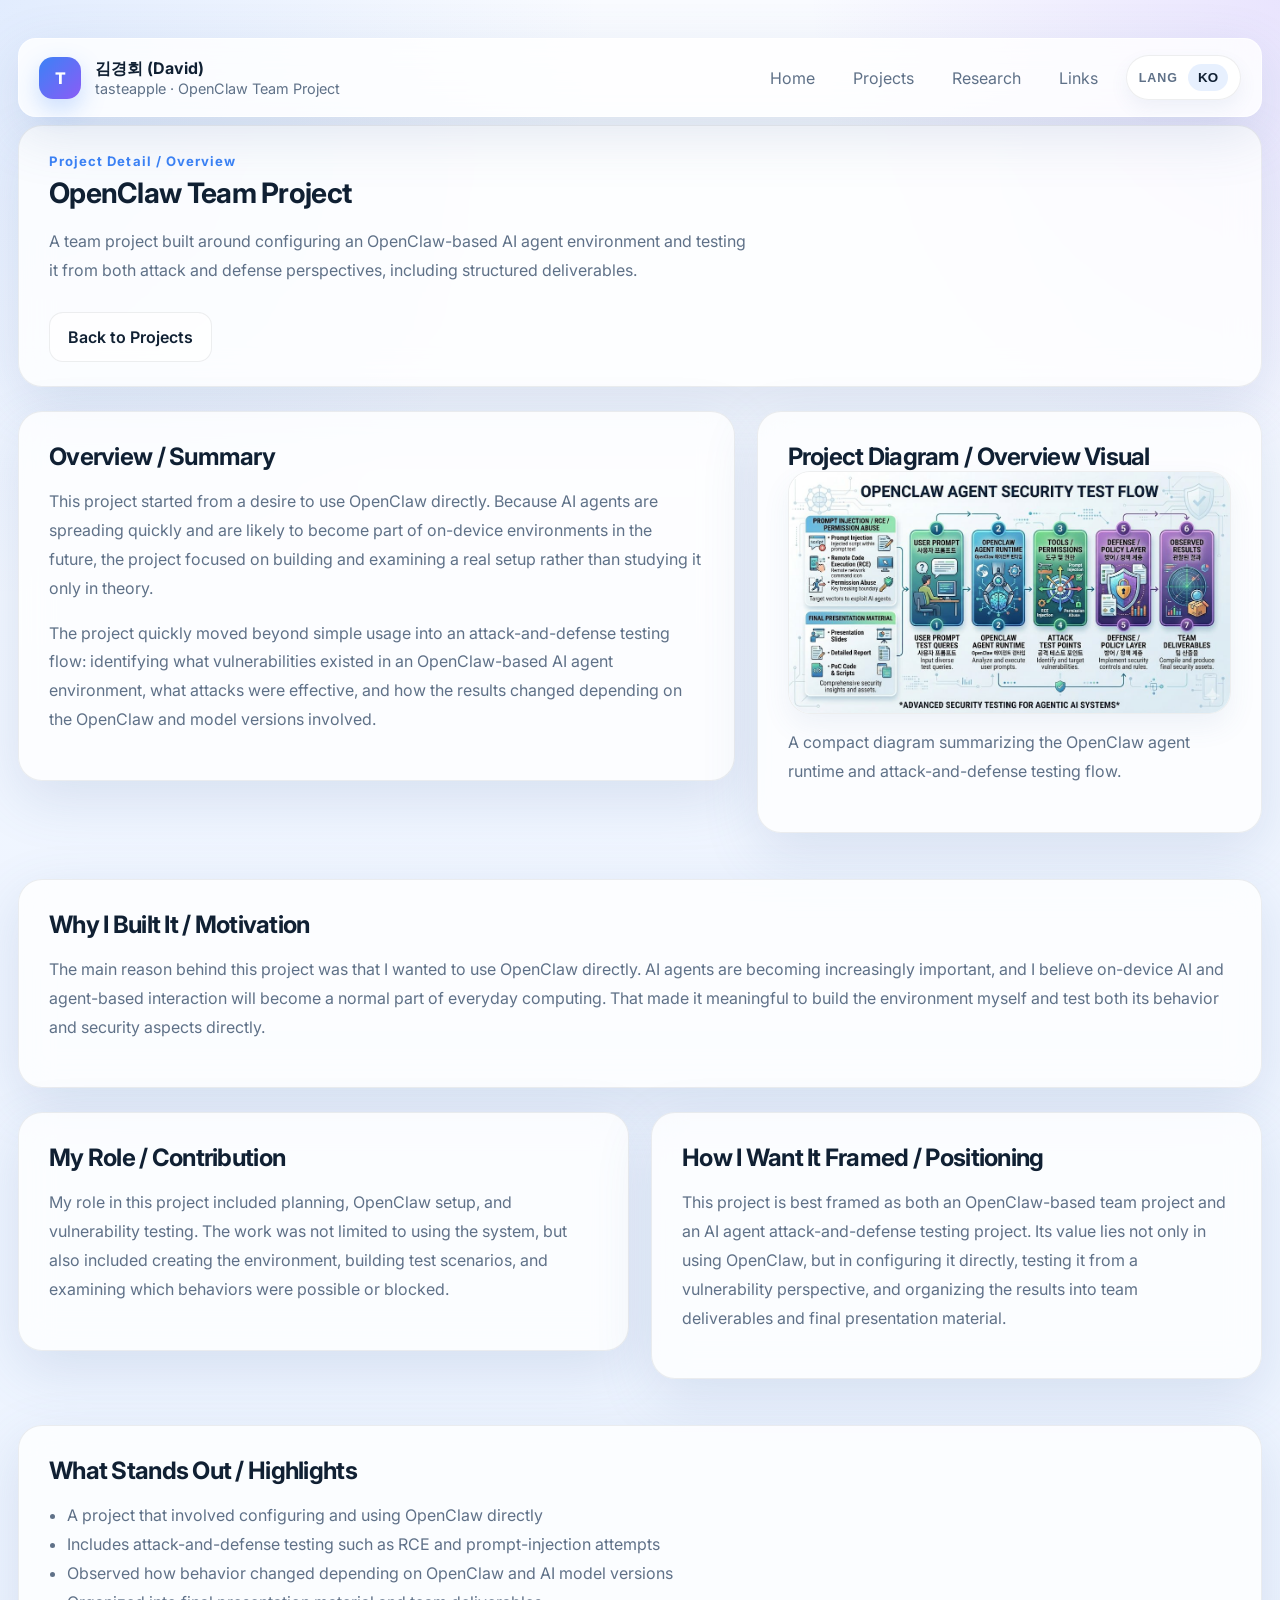
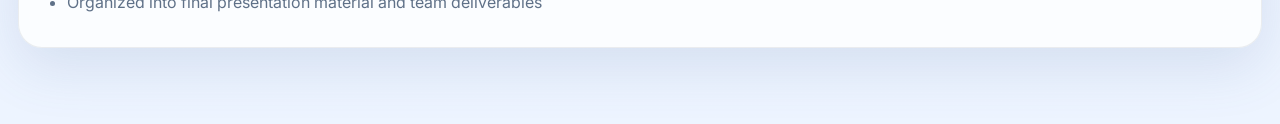
<file: projects/openclaw-team-project.html>
<!DOCTYPE html>
<html lang="ko">
<head>
  <meta charset="UTF-8" />
  <meta name="viewport" content="width=device-width, initial-scale=1.0" />
  <title>김경회 (David) — OpenClaw Team Project</title>
  <meta name="description" content="OpenClaw team project page." />
  <link rel="preconnect" href="https://fonts.googleapis.com" />
  <link rel="preconnect" href="https://fonts.gstatic.com" crossorigin />
  <link href="https://fonts.googleapis.com/css2?family=Inter:wght@400;500;600;700;800&display=swap" rel="stylesheet" />
  <link rel="stylesheet" href="../styles/main.css" />
</head>
<body>
  <div class="page-shell">
    <header class="topbar">
      <a class="brand" href="../index.html">
        <div class="brand-mark">T</div>
        <div><strong>김경회 (David)</strong><span>tasteapple · OpenClaw Team Project</span></div>
      </a>
      <div class="topbar-right">
        <nav class="nav">
          <a href="../index.html">Home</a>
          <a href="../projects.html">Projects</a>
          <a href="../research.html">Research</a>
          <a href="../links.html">Links</a>
        </nav>
        <button type="button" class="lang-toggle single-toggle" data-lang-toggle data-next-lang="en" aria-label="Switch language to EN">
          <span class="lang-toggle-caption">Lang</span>
          <span class="lang-toggle-value" data-lang-toggle-label>EN</span>
        </button>
      </div>
    </header>
    <main>
      <section class="panel section page-hero">
        <span class="section-kicker" data-i18n data-ko="Project Detail / 프로젝트 상세" data-en="Project Detail / Overview">Project Detail / 프로젝트 상세</span>
        <h1 class="page-title">OpenClaw Team Project</h1>
        <p class="lead-paragraph" data-i18n data-ko="OpenClaw 기반 AI Agent 환경을 직접 구성하고, 공격/방어 관점에서 테스트와 산출물 정리까지 진행한 팀 프로젝트." data-en="A team project built around configuring an OpenClaw-based AI agent environment and testing it from both attack and defense perspectives, including structured deliverables.">OpenClaw 기반 AI Agent 환경을 직접 구성하고, 공격/방어 관점에서 테스트와 산출물 정리까지 진행한 팀 프로젝트.</p>
        <div class="hero-actions">
          <a class="button secondary" href="../projects.html" data-i18n data-ko="프로젝트 목록으로" data-en="Back to Projects">프로젝트 목록으로</a>
        </div>
      </section>

      <section class="content-grid">
        <article class="panel section span-7">
          <h2 data-i18n data-ko="Overview / 개요" data-en="Overview / Summary">Overview / 개요</h2>
          <p data-i18n data-ko="이 프로젝트는 OpenClaw를 직접 써보고 싶다는 호기심에서 시작됐다. 요즘 AI agent가 빠르게 확산되고 있고, 앞으로는 온디바이스 환경에도 AI와 agent 활용이 자연스럽게 들어올 것이라고 생각했기 때문에, 실제 환경을 직접 구성하고 검토해보고 싶었다." data-en="This project started from a desire to use OpenClaw directly. Because AI agents are spreading quickly and are likely to become part of on-device environments in the future, the project focused on building and examining a real setup rather than studying it only in theory.">이 프로젝트는 OpenClaw를 직접 써보고 싶다는 호기심에서 시작됐다. 요즘 AI agent가 빠르게 확산되고 있고, 앞으로는 온디바이스 환경에도 AI와 agent 활용이 자연스럽게 들어올 것이라고 생각했기 때문에, 실제 환경을 직접 구성하고 검토해보고 싶었다.</p>
          <p data-i18n data-ko="프로젝트는 이후 단순 사용 경험을 넘어서, OpenClaw 기반 AI Agent 환경에서 어떤 취약점이 있는지, 어떤 공격이 통하는지, 그리고 버전이나 모델에 따라 결과가 어떻게 달라지는지를 확인하는 공격/방어 테스트 흐름으로 발전했다." data-en="The project quickly moved beyond simple usage into an attack-and-defense testing flow: identifying what vulnerabilities existed in an OpenClaw-based AI agent environment, what attacks were effective, and how the results changed depending on the OpenClaw and model versions involved.">프로젝트는 이후 단순 사용 경험을 넘어서, OpenClaw 기반 AI Agent 환경에서 어떤 취약점이 있는지, 어떤 공격이 통하는지, 그리고 버전이나 모델에 따라 결과가 어떻게 달라지는지를 확인하는 공격/방어 테스트 흐름으로 발전했다.</p>
        </article>
        <article class="panel section span-5">
          <h2 data-i18n data-ko="Project Diagram / 구성도" data-en="Project Diagram / Overview Visual">Project Diagram / 구성도</h2>
          <div class="project-diagram-frame compact">
            <img src="../assets/projects/openclaw-diagram.jpg" alt="OpenClaw Team Project diagram" />
          </div>
          <p class="project-diagram-caption" data-i18n data-ko="OpenClaw agent runtime과 공격/방어 테스트 흐름을 요약한 구성도." data-en="A compact diagram summarizing the OpenClaw agent runtime and attack-and-defense testing flow.">OpenClaw agent runtime과 공격/방어 테스트 흐름을 요약한 구성도.</p>
        </article>
      </section>

      <section class="panel section">
        <h2 data-i18n data-ko="Why I Built It / 만든 이유" data-en="Why I Built It / Motivation">Why I Built It / 만든 이유</h2>
        <p data-i18n data-ko="가장 큰 이유는 OpenClaw를 직접 써보고 싶었기 때문이다. 요즘 AI agent가 점점 더 주목받고 있고, 결국에는 온디바이스 환경에도 AI들이 탑재되고 agent 활용이 일상화될 것이라고 생각했다. 그래서 실제 환경을 직접 구성하고, 동작 방식과 보안 측면을 스스로 확인해보고 싶었다." data-en="The main reason behind this project was that I wanted to use OpenClaw directly. AI agents are becoming increasingly important, and I believe on-device AI and agent-based interaction will become a normal part of everyday computing. That made it meaningful to build the environment myself and test both its behavior and security aspects directly.">가장 큰 이유는 OpenClaw를 직접 써보고 싶었기 때문이다. 요즘 AI agent가 점점 더 주목받고 있고, 결국에는 온디바이스 환경에도 AI들이 탑재되고 agent 활용이 일상화될 것이라고 생각했다. 그래서 실제 환경을 직접 구성하고, 동작 방식과 보안 측면을 스스로 확인해보고 싶었다.</p>
      </section>

      <section class="content-grid">
        <article class="panel section span-6">
          <h2 data-i18n data-ko="My Role / 역할" data-en="My Role / Contribution">My Role / 역할</h2>
          <p data-i18n data-ko="이 프로젝트에서 나는 기획, OpenClaw 구성, 그리고 취약점 테스트를 맡았다. 단순 사용이 아니라 직접 환경을 만들고, 테스트 시나리오를 잡고, 어떤 부분이 동작하고 어떤 부분이 막히는지 검토하는 쪽에 집중했다." data-en="My role in this project included planning, OpenClaw setup, and vulnerability testing. The work was not limited to using the system, but also included creating the environment, building test scenarios, and examining which behaviors were possible or blocked.">이 프로젝트에서 나는 기획, OpenClaw 구성, 그리고 취약점 테스트를 맡았다. 단순 사용이 아니라 직접 환경을 만들고, 테스트 시나리오를 잡고, 어떤 부분이 동작하고 어떤 부분이 막히는지 검토하는 쪽에 집중했다.</p>
        </article>
        <article class="panel section span-6">
          <h2 data-i18n data-ko="How I Want It Framed / 어떻게 소개하고 싶은가" data-en="How I Want It Framed / Positioning">How I Want It Framed / 어떻게 소개하고 싶은가</h2>
          <p data-i18n data-ko="이 프로젝트는 ‘OpenClaw 기반 팀 프로젝트’이자 ‘AI Agent 공격/방어 테스트 프로젝트’로 소개하는 것이 가장 잘 맞는다. 핵심은 단순히 OpenClaw를 사용해본 것이 아니라, 실제로 구성하고, 취약점 관점에서 테스트하고, 그 결과를 팀 산출물과 발표 자료로 정리했다는 점에 있다." data-en="This project is best framed as both an OpenClaw-based team project and an AI agent attack-and-defense testing project. Its value lies not only in using OpenClaw, but in configuring it directly, testing it from a vulnerability perspective, and organizing the results into team deliverables and final presentation material.">이 프로젝트는 ‘OpenClaw 기반 팀 프로젝트’이자 ‘AI Agent 공격/방어 테스트 프로젝트’로 소개하는 것이 가장 잘 맞는다. 핵심은 단순히 OpenClaw를 사용해본 것이 아니라, 실제로 구성하고, 취약점 관점에서 테스트하고, 그 결과를 팀 산출물과 발표 자료로 정리했다는 점에 있다.</p>
        </article>
      </section>

      <section class="panel section">
        <h2 data-i18n data-ko="What Stands Out / 강조할 포인트" data-en="What Stands Out / Highlights">What Stands Out / 강조할 포인트</h2>
        <ul class="clean-list">
          <li data-i18n data-ko="OpenClaw를 직접 구성하고 실제로 사용해본 프로젝트" data-en="A project that involved configuring and using OpenClaw directly">OpenClaw를 직접 구성하고 실제로 사용해본 프로젝트</li>
          <li data-i18n data-ko="RCE, 프롬프트 인젝션 등 공격/방어 테스트를 수행" data-en="Includes attack-and-defense testing such as RCE and prompt-injection attempts">RCE, 프롬프트 인젝션 등 공격/방어 테스트를 수행</li>
          <li data-i18n data-ko="OpenClaw 버전과 모델 버전에 따라 동작 차이를 관찰" data-en="Observed how behavior changed depending on OpenClaw and AI model versions">OpenClaw 버전과 모델 버전에 따라 동작 차이를 관찰</li>
          <li data-i18n data-ko="최종 발표 자료와 팀 산출물까지 정리한 프로젝트" data-en="Organized into final presentation material and team deliverables">최종 발표 자료와 팀 산출물까지 정리한 프로젝트</li>
        </ul>
      </section>

    </main>
  </div>
  <script src="../scripts/i18n.js"></script>
</body>
</html>
</file>
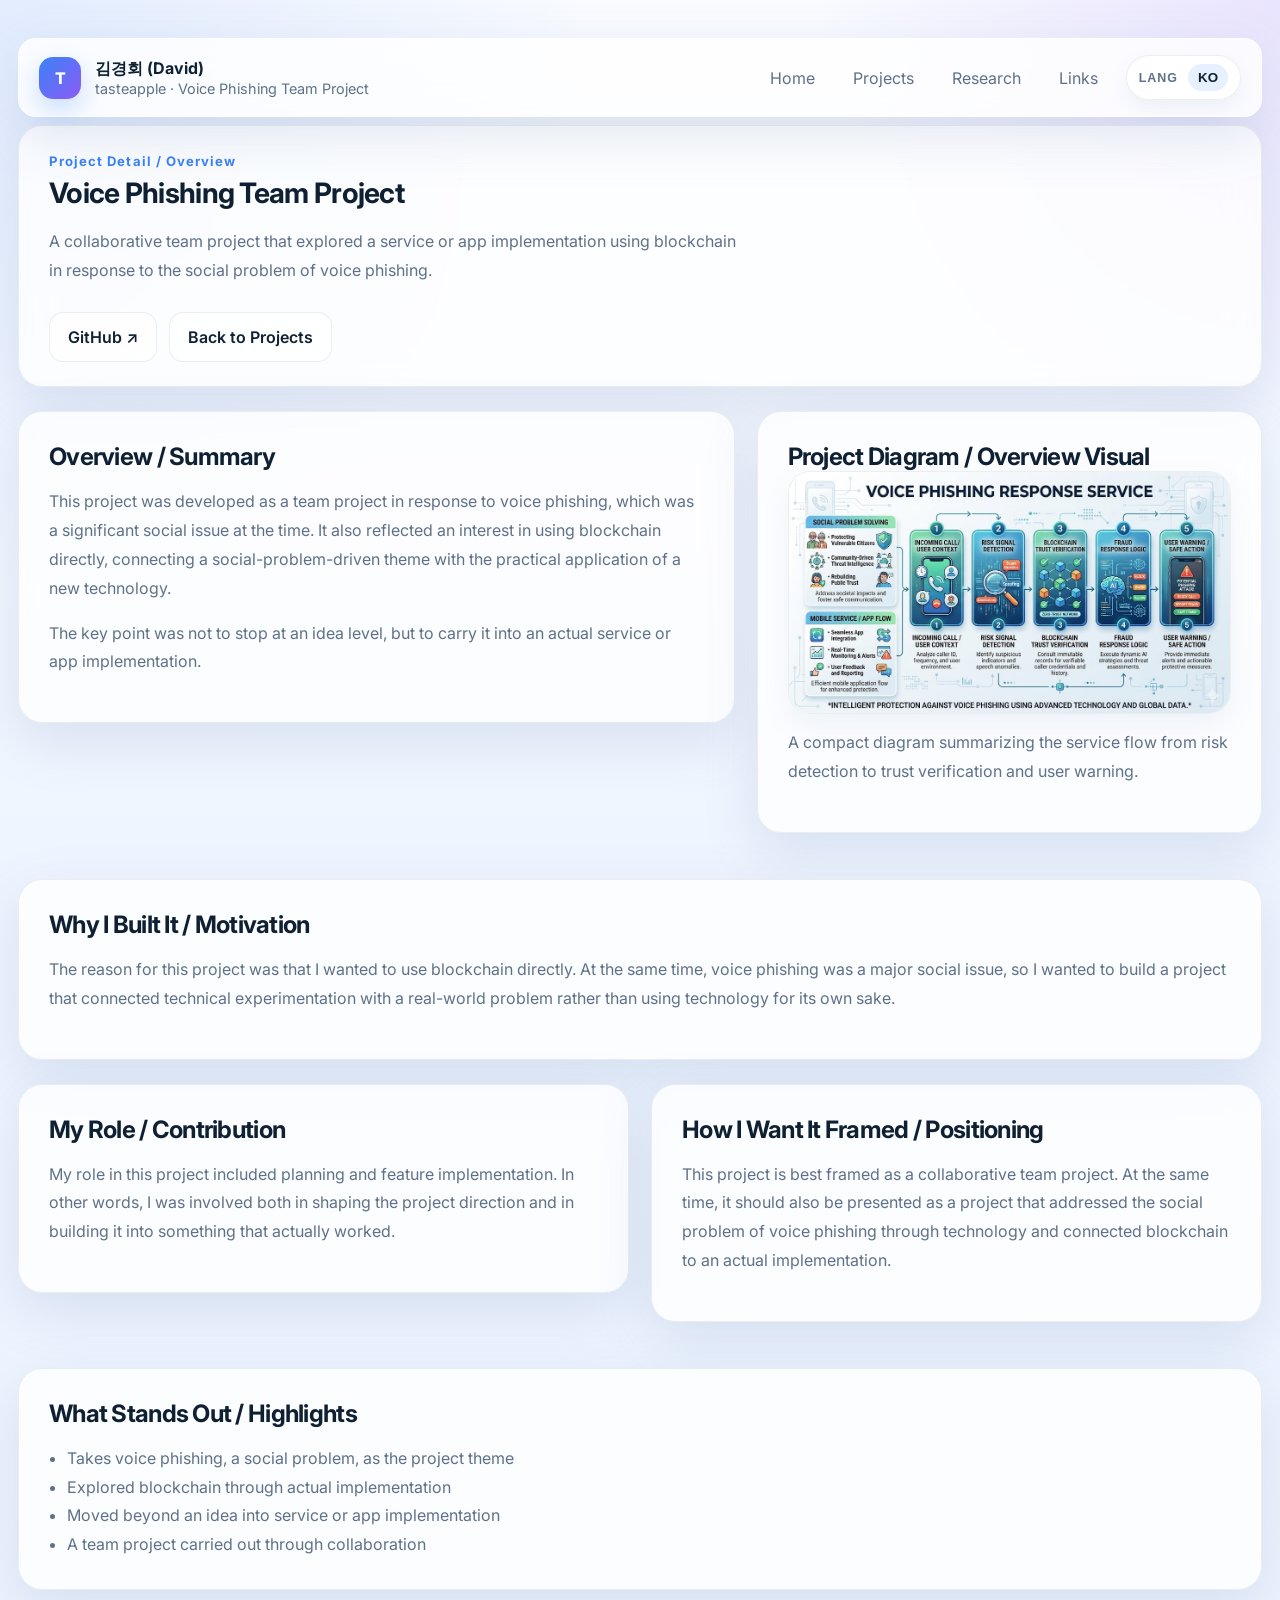
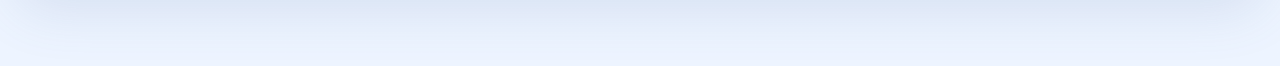
<file: projects/voice-phishing-team-project.html>
<!DOCTYPE html>
<html lang="ko">
<head>
  <meta charset="UTF-8" />
  <meta name="viewport" content="width=device-width, initial-scale=1.0" />
  <title>김경회 (David) — Voice Phishing Team Project</title>
  <meta name="description" content="Voice phishing team project detail page." />
  <link rel="preconnect" href="https://fonts.googleapis.com" />
  <link rel="preconnect" href="https://fonts.gstatic.com" crossorigin />
  <link href="https://fonts.googleapis.com/css2?family=Inter:wght@400;500;600;700;800&display=swap" rel="stylesheet" />
  <link rel="stylesheet" href="../styles/main.css" />
</head>
<body>
  <div class="page-shell">
    <header class="topbar">
      <a class="brand" href="../index.html">
        <div class="brand-mark">T</div>
        <div><strong>김경회 (David)</strong><span>tasteapple · Voice Phishing Team Project</span></div>
      </a>
      <div class="topbar-right">
        <nav class="nav">
          <a href="../index.html">Home</a>
          <a href="../projects.html">Projects</a>
          <a href="../research.html">Research</a>
          <a href="../links.html">Links</a>
        </nav>
        <button type="button" class="lang-toggle single-toggle" data-lang-toggle data-next-lang="en" aria-label="Switch language to EN">
          <span class="lang-toggle-caption">Lang</span>
          <span class="lang-toggle-value" data-lang-toggle-label>EN</span>
        </button>
      </div>
    </header>
    <main>
      <section class="panel section page-hero">
        <span class="section-kicker" data-i18n data-ko="Project Detail / 프로젝트 상세" data-en="Project Detail / Overview">Project Detail / 프로젝트 상세</span>
        <h1 class="page-title">Voice Phishing Team Project</h1>
        <p class="lead-paragraph" data-i18n data-ko="보이스피싱이라는 사회 문제를 배경으로, 블록체인을 활용한 서비스/앱 구현을 시도한 협업형 팀 프로젝트." data-en="A collaborative team project that explored a service or app implementation using blockchain in response to the social problem of voice phishing.">보이스피싱이라는 사회 문제를 배경으로, 블록체인을 활용한 서비스/앱 구현을 시도한 협업형 팀 프로젝트.</p>
        <div class="hero-actions">
          <a class="button secondary" href="https://github.com/tasteapple/voice_pishing_team_project" target="_blank" rel="noreferrer">GitHub ↗</a>
          <a class="button secondary" href="../projects.html" data-i18n data-ko="프로젝트 목록으로" data-en="Back to Projects">프로젝트 목록으로</a>
        </div>
      </section>

      <section class="content-grid">
        <article class="panel section span-7">
          <h2 data-i18n data-ko="Overview / 개요" data-en="Overview / Summary">Overview / 개요</h2>
          <p data-i18n data-ko="이 프로젝트는 당시 사회적으로 문제였던 보이스피싱을 배경으로 진행한 팀 프로젝트다. 동시에 블록체인을 직접 사용해보고 싶었던 관심도 함께 반영되어, 사회 문제 해결 아이디어와 새로운 기술 적용을 연결하는 방향으로 진행됐다." data-en="This project was developed as a team project in response to voice phishing, which was a significant social issue at the time. It also reflected an interest in using blockchain directly, connecting a social-problem-driven theme with the practical application of a new technology.">이 프로젝트는 당시 사회적으로 문제였던 보이스피싱을 배경으로 진행한 팀 프로젝트다. 동시에 블록체인을 직접 사용해보고 싶었던 관심도 함께 반영되어, 사회 문제 해결 아이디어와 새로운 기술 적용을 연결하는 방향으로 진행됐다.</p>
          <p data-i18n data-ko="핵심은 아이디어 수준에서 끝나는 것이 아니라, 실제 서비스 또는 앱 형태로 구현해보는 데 있었다." data-en="The key point was not to stop at an idea level, but to carry it into an actual service or app implementation.">핵심은 아이디어 수준에서 끝나는 것이 아니라, 실제 서비스 또는 앱 형태로 구현해보는 데 있었다.</p>
        </article>
        <article class="panel section span-5">
          <h2 data-i18n data-ko="Project Diagram / 구성도" data-en="Project Diagram / Overview Visual">Project Diagram / 구성도</h2>
          <div class="project-diagram-frame compact">
            <img src="../assets/projects/voice-phishing-diagram.jpg" alt="Voice Phishing Team Project diagram" />
          </div>
          <p class="project-diagram-caption" data-i18n data-ko="위험 신호 감지부터 신뢰 검증과 사용자 경고까지 이어지는 서비스 흐름을 요약한 구성도." data-en="A compact diagram summarizing the service flow from risk detection to trust verification and user warning.">위험 신호 감지부터 신뢰 검증과 사용자 경고까지 이어지는 서비스 흐름을 요약한 구성도.</p>
        </article>
      </section>

      <section class="panel section">
        <h2 data-i18n data-ko="Why I Built It / 만든 이유" data-en="Why I Built It / Motivation">Why I Built It / 만든 이유</h2>
        <p data-i18n data-ko="이 프로젝트를 만든 이유는 블록체인을 직접 사용해보고 싶었기 때문이다. 동시에 당시 보이스피싱 문제가 사회적으로 크게 부각되고 있었기 때문에, 단순히 기술을 써보는 것에서 끝나는 것이 아니라 실제 사회 문제와 연결된 주제로 프로젝트를 진행해보고 싶었다." data-en="The reason for this project was that I wanted to use blockchain directly. At the same time, voice phishing was a major social issue, so I wanted to build a project that connected technical experimentation with a real-world problem rather than using technology for its own sake.">이 프로젝트를 만든 이유는 블록체인을 직접 사용해보고 싶었기 때문이다. 동시에 당시 보이스피싱 문제가 사회적으로 크게 부각되고 있었기 때문에, 단순히 기술을 써보는 것에서 끝나는 것이 아니라 실제 사회 문제와 연결된 주제로 프로젝트를 진행해보고 싶었다.</p>
      </section>

      <section class="content-grid">
        <article class="panel section span-6">
          <h2 data-i18n data-ko="My Role / 역할" data-en="My Role / Contribution">My Role / 역할</h2>
          <p data-i18n data-ko="이 프로젝트에서 나는 기획과 기능 구현을 맡았다. 즉 프로젝트 방향을 잡는 일과 실제로 동작하는 결과물로 이어지게 만드는 구현 작업을 함께 담당했다." data-en="My role in this project included planning and feature implementation. In other words, I was involved both in shaping the project direction and in building it into something that actually worked.">이 프로젝트에서 나는 기획과 기능 구현을 맡았다. 즉 프로젝트 방향을 잡는 일과 실제로 동작하는 결과물로 이어지게 만드는 구현 작업을 함께 담당했다.</p>
        </article>
        <article class="panel section span-6">
          <h2 data-i18n data-ko="How I Want It Framed / 어떻게 소개하고 싶은가" data-en="How I Want It Framed / Positioning">How I Want It Framed / 어떻게 소개하고 싶은가</h2>
          <p data-i18n data-ko="이 프로젝트는 협업형 프로젝트로 소개하는 것이 가장 잘 맞는다. 동시에 보이스피싱이라는 사회 문제를 기술적으로 다뤄보려 했고, 블록체인을 실제 구현에 연결해본 프로젝트라는 점도 함께 보여주고 싶다." data-en="This project is best framed as a collaborative team project. At the same time, it should also be presented as a project that addressed the social problem of voice phishing through technology and connected blockchain to an actual implementation.">이 프로젝트는 협업형 프로젝트로 소개하는 것이 가장 잘 맞는다. 동시에 보이스피싱이라는 사회 문제를 기술적으로 다뤄보려 했고, 블록체인을 실제 구현에 연결해본 프로젝트라는 점도 함께 보여주고 싶다.</p>
        </article>
      </section>

      <section class="panel section">
        <h2 data-i18n data-ko="What Stands Out / 강조할 포인트" data-en="What Stands Out / Highlights">What Stands Out / 강조할 포인트</h2>
        <ul class="clean-list">
          <li data-i18n data-ko="보이스피싱이라는 사회 문제를 프로젝트 주제로 다룸" data-en="Takes voice phishing, a social problem, as the project theme">보이스피싱이라는 사회 문제를 프로젝트 주제로 다룸</li>
          <li data-i18n data-ko="블록체인을 실제로 사용해보는 방향으로 진행" data-en="Explored blockchain through actual implementation">블록체인을 실제로 사용해보는 방향으로 진행</li>
          <li data-i18n data-ko="아이디어가 아니라 서비스/앱 구현으로 연결" data-en="Moved beyond an idea into service or app implementation">아이디어가 아니라 서비스/앱 구현으로 연결</li>
          <li data-i18n data-ko="협업 기반으로 진행한 팀 프로젝트" data-en="A team project carried out through collaboration">협업 기반으로 진행한 팀 프로젝트</li>
        </ul>
      </section>

    </main>
  </div>
  <script src="../scripts/i18n.js"></script>
</body>
</html>
</file>
<file: styles/main.css>
:root {
  --bg: #edf4ff;
  --bg-2: #f8fbff;
  --panel: rgba(255, 255, 255, 0.78);
  --panel-strong: #ffffff;
  --line: rgba(31, 41, 55, 0.08);
  --text: #102033;
  --muted: #5f7188;
  --accent: #3b82f6;
  --accent-2: #8b5cf6;
  --accent-3: #22c55e;
  --shadow: 0 18px 55px rgba(80, 110, 160, 0.16);
  --radius: 24px;
  --max: 1440px;
}

* {
  box-sizing: border-box;
}

html {
  scroll-behavior: smooth;
}

body {
  margin: 0;
  font-family: "Inter", system-ui, -apple-system, BlinkMacSystemFont, "Segoe UI", sans-serif;
  color: var(--text);
  background:
    radial-gradient(circle at top left, rgba(59, 130, 246, 0.12), transparent 28%),
    radial-gradient(circle at top right, rgba(139, 92, 246, 0.14), transparent 22%),
    linear-gradient(180deg, #f9fbff 0%, #eff5ff 52%, #edf4ff 100%);
}

a {
  color: inherit;
  text-decoration: none;
}

.page-shell {
  width: min(var(--max), calc(100% - 36px));
  margin: 0 auto;
  padding: 22px 0 52px;
}

.topbar {
  position: sticky;
  top: 16px;
  z-index: 20;
  display: flex;
  justify-content: space-between;
  align-items: center;
  gap: 18px;
  padding: 16px 20px;
  margin-bottom: 24px;
  background: rgba(255, 255, 255, 0.8);
  border: 1px solid rgba(255, 255, 255, 0.7);
  border-radius: 18px;
  backdrop-filter: blur(18px);
  box-shadow: var(--shadow);
}

.brand {
  display: flex;
  align-items: center;
  gap: 14px;
}

.brand-mark {
  width: 42px;
  height: 42px;
  display: grid;
  place-items: center;
  border-radius: 14px;
  font-weight: 800;
  color: white;
  background: linear-gradient(135deg, var(--accent), var(--accent-2));
  box-shadow: 0 10px 24px rgba(59, 130, 246, 0.26);
}

.brand strong,
.brand span {
  display: block;
}

.brand span {
  color: var(--muted);
  font-size: 0.9rem;
}

.topbar-right {
  display: flex;
  align-items: center;
  gap: 14px;
  flex-wrap: wrap;
  justify-content: flex-end;
}

.nav {
  display: flex;
  gap: 10px;
  flex-wrap: wrap;
}

.nav a {
  color: var(--muted);
  padding: 10px 14px;
  border-radius: 12px;
  transition: 0.2s ease;
}

.nav a:hover {
  background: rgba(59, 130, 246, 0.08);
  color: var(--text);
}

.lang-toggle {
  border: 0;
  background: transparent;
}

.single-toggle {
  display: inline-flex;
  align-items: center;
  gap: 10px;
  padding: 8px 12px;
  border-radius: 999px;
  background: rgba(255,255,255,0.84);
  border: 1px solid rgba(31,41,55,0.08);
  color: var(--text);
  box-shadow: 0 8px 18px rgba(80, 110, 160, 0.08);
  cursor: pointer;
}

.lang-toggle-caption {
  color: var(--muted);
  font-size: 0.78rem;
  font-weight: 700;
  letter-spacing: 0.08em;
  text-transform: uppercase;
}

.lang-toggle-value {
  min-width: 34px;
  text-align: center;
  padding: 6px 10px;
  border-radius: 999px;
  background: rgba(59, 130, 246, 0.12);
  font-weight: 800;
  color: var(--text);
}

.panel {
  background: var(--panel);
  border: 1px solid var(--line);
  border-radius: var(--radius);
  box-shadow: var(--shadow);
  backdrop-filter: blur(16px);
  margin-bottom: 22px;
}

.hero {
  display: grid;
  grid-template-columns: 1.45fr 0.95fr;
  gap: 22px;
  padding: 34px;
}

.minimal-hero {
  align-items: center;
  min-height: 420px;
}

.hero-copy h1 {
  margin: 0;
  font-size: clamp(1.7rem, 2.6vw, 2.7rem);
  line-height: 1.2;
  letter-spacing: -0.03em;
  max-width: 22ch;
}

.hero-copy p {
  margin: 18px 0 0;
  max-width: 72ch;
  color: var(--muted);
  font-size: 1rem;
  line-height: 1.9;
}

.eyebrow {
  display: inline-flex;
  padding: 8px 12px;
  border-radius: 999px;
  background: rgba(59, 130, 246, 0.08);
  color: var(--accent);
  font-size: 0.9rem;
  font-weight: 600;
  margin-bottom: 18px;
}

.hero-actions {
  display: flex;
  flex-wrap: wrap;
  gap: 12px;
  margin-top: 28px;
}

.button {
  display: inline-flex;
  align-items: center;
  justify-content: center;
  padding: 14px 18px;
  border-radius: 14px;
  font-weight: 600;
  transition: transform 0.2s ease;
}

.button:hover {
  transform: translateY(-1px);
}

.button.primary {
  background: linear-gradient(135deg, var(--accent), #7cc6ff);
  color: white;
}

.button.secondary {
  background: rgba(255, 255, 255, 0.66);
  border: 1px solid var(--line);
}

.hero-dashboard {
  display: grid;
  grid-template-columns: repeat(2, 1fr);
  gap: 14px;
  align-content: start;
}

.hero-visual {
  position: relative;
  min-height: 320px;
  border-radius: 28px;
  background: linear-gradient(135deg, rgba(59,130,246,0.12), rgba(139,92,246,0.12), rgba(255,255,255,0.7));
  border: 1px solid rgba(31, 41, 55, 0.06);
  overflow: hidden;
}

.image-hero-visual {
  background: rgba(255,255,255,0.55);
}

.topbar,
.topbar-right,
.nav,
.lang-toggle,
.single-toggle {
  position: relative;
  z-index: 30;
}

.single-toggle {
  pointer-events: auto;
}

.hero-image {
  width: 100%;
  height: 100%;
  min-height: 320px;
  object-fit: cover;
  display: block;
}

.project-visual-grid {
  display: grid;
  grid-template-columns: repeat(2, minmax(0, 1fr));
  gap: 18px;
}

.project-visual-card {
  min-height: 180px;
  padding: 22px;
  border-radius: 20px;
  background: linear-gradient(135deg, rgba(59,130,246,0.12), rgba(139,92,246,0.12), rgba(255,255,255,0.82));
  border: 1px solid rgba(31, 41, 55, 0.08);
  display: flex;
  flex-direction: column;
  justify-content: space-between;
  gap: 14px;
}

.project-visual-card strong {
  font-size: 1rem;
}

.project-visual-card span {
  color: var(--muted);
  line-height: 1.7;
}

.project-diagram-frame {
  overflow: hidden;
  border-radius: 22px;
  border: 1px solid rgba(31, 41, 55, 0.08);
  background: rgba(255,255,255,0.7);
}

.project-diagram-frame.compact {
  box-shadow: 0 12px 28px rgba(80, 110, 160, 0.08);
}

.project-diagram-frame img {
  display: block;
  width: 100%;
  height: auto;
}

.project-diagram-caption {
  margin-top: 14px;
  color: var(--muted);
  line-height: 1.7;
}

.stat-card {
  padding: 20px;
  border-radius: 20px;
  background: rgba(255, 255, 255, 0.72);
  border: 1px solid rgba(31, 41, 55, 0.06);
}

.stat-card span {
  display: block;
  color: var(--muted);
  font-size: 0.85rem;
  margin-bottom: 8px;
}

.stat-card strong {
  font-size: 1.45rem;
  letter-spacing: -0.03em;
}

.stat-card.accent {
  background: linear-gradient(135deg, rgba(59,130,246,0.15), rgba(255,255,255,0.85));
}

.stat-card.success {
  background: linear-gradient(135deg, rgba(34,197,94,0.14), rgba(255,255,255,0.85));
}

.content-grid {
  display: grid;
  grid-template-columns: repeat(12, minmax(0, 1fr));
  gap: 22px;
  margin-top: 22px;
  align-items: start;
}

.section {
  padding: 30px;
}

.content-grid > .panel,
.modules-grid > .module-card {
  min-width: 0;
}

.span-7 { grid-column: span 7; }
.span-6 { grid-column: span 6; }
.span-5 { grid-column: span 5; }
.span-8 { grid-column: span 8; }
.span-4 { grid-column: span 4; }

.section-head {
  margin-bottom: 16px;
}

.section-kicker {
  display: inline-block;
  color: var(--accent);
  font-size: 0.82rem;
  font-weight: 700;
  letter-spacing: 0.08em;
  margin-bottom: 8px;
}

.section h2 {
  margin: 0;
  font-size: 1.5rem;
  letter-spacing: -0.03em;
}

.section p,
.section li,
.section-intro {
  color: var(--muted);
  line-height: 1.8;
}

.pill-row {
  display: flex;
  flex-wrap: wrap;
  gap: 10px;
  margin-top: 18px;
}

.pill {
  padding: 10px 14px;
  border-radius: 999px;
  background: rgba(59, 130, 246, 0.08);
  color: var(--text);
  font-size: 0.92rem;
  font-weight: 500;
}

.clean-list {
  margin: 16px 0 0;
  padding-left: 18px;
}

.modules-panel {
  margin-top: 22px;
}

main > .panel:first-of-type {
  margin-top: 0;
}

main > .panel,
main > .content-grid,
main > .modules-grid {
  margin-bottom: 24px;
}

.modules-grid {
  display: grid;
  grid-template-columns: repeat(4, 1fr);
  gap: 16px;
  margin-top: 20px;
}

.modules-home-grid {
  margin-top: 18px;
}

.main-hub-grid {
  grid-template-columns: repeat(2, 1fr);
  margin-top: 24px;
}

.module-card,
.link-card {
  display: block;
  padding: 20px;
  border-radius: 20px;
  background: rgba(255, 255, 255, 0.68);
  border: 1px solid rgba(31, 41, 55, 0.06);
  transition: transform 0.2s ease, box-shadow 0.2s ease, border-color 0.2s ease;
}

.module-card:hover,
.link-card:hover {
  transform: translateY(-2px);
  border-color: rgba(59, 130, 246, 0.2);
  box-shadow: 0 14px 34px rgba(59, 130, 246, 0.12);
}

.module-card strong,
.link-card strong {
  display: block;
  margin-bottom: 8px;
}

.module-card span,
.link-card span {
  color: var(--muted);
  line-height: 1.7;
}

.timeline-list {
  display: grid;
  gap: 16px;
  margin-top: 18px;
}

.timeline-item {
  display: grid;
  grid-template-columns: 56px 1fr;
  gap: 16px;
  align-items: start;
  padding: 18px;
  border-radius: 18px;
  background: rgba(255, 255, 255, 0.62);
  border: 1px solid rgba(31, 41, 55, 0.06);
}

.timeline-marker {
  width: 44px;
  height: 44px;
  display: grid;
  place-items: center;
  border-radius: 14px;
  background: linear-gradient(135deg, var(--accent), var(--accent-2));
  color: white;
  font-weight: 700;
}

.timeline-item strong {
  display: block;
  margin-bottom: 6px;
}

.timeline-item p {
  margin: 0;
}

.links-grid {
  display: grid;
  grid-template-columns: repeat(3, 1fr);
  gap: 16px;
  margin-top: 18px;
}

.single-column-links {
  grid-template-columns: 1fr;
}

.link-card {
  display: flex;
  justify-content: space-between;
  align-items: start;
  gap: 18px;
}

.link-card em {
  font-style: normal;
  color: var(--accent);
  font-weight: 700;
}

.project-accordion {
  display: grid;
  gap: 14px;
  margin-top: 18px;
}

.project-item {
  border-radius: 20px;
  background: rgba(255, 255, 255, 0.72);
  border: 1px solid rgba(31, 41, 55, 0.06);
  overflow: hidden;
}

.project-item summary {
  list-style: none;
  cursor: pointer;
  display: flex;
  flex-direction: column;
  gap: 6px;
  padding: 20px 22px;
}

.project-item summary::-webkit-details-marker {
  display: none;
}

.project-title {
  font-size: 1.08rem;
  font-weight: 700;
  color: var(--text);
}

.project-one-line {
  color: var(--muted);
  line-height: 1.7;
}

.project-body {
  padding: 0 22px 22px;
  color: var(--muted);
}

.project-body p {
  margin-top: 0;
  line-height: 1.8;
}

.project-actions {
  display: flex;
  gap: 12px;
  margin-top: 18px;
}

.mini-grid {
  display: grid;
  grid-template-columns: repeat(3, 1fr);
  gap: 16px;
  margin-top: 18px;
}

.info-box {
  padding: 20px;
  border-radius: 18px;
  background: rgba(255, 255, 255, 0.68);
  border: 1px solid rgba(31, 41, 55, 0.06);
}

.info-box strong {
  display: block;
  margin-bottom: 10px;
}

.info-box p {
  margin: 0;
  color: var(--muted);
  line-height: 1.75;
}

.page-hero {
  margin-bottom: 22px;
  padding-top: 24px;
  padding-bottom: 24px;
}

.page-title {
  margin: 0;
  font-size: clamp(1.45rem, 2.2vw, 2.1rem);
  line-height: 1.2;
  letter-spacing: -0.025em;
  max-width: 24ch;
}

.lead-paragraph {
  color: var(--muted);
  line-height: 1.85;
  max-width: 70ch;
}

.link-list-compact {
  display: grid;
  gap: 12px;
  margin-top: 18px;
}

.compact-link {
  display: block;
  padding: 16px 18px;
  border-radius: 16px;
  background: rgba(255, 255, 255, 0.68);
  border: 1px solid rgba(31, 41, 55, 0.06);
  color: var(--text);
}

.footer {
  padding: 26px 8px 0;
  text-align: center;
  color: var(--muted);
  font-size: 0.92rem;
}

@media (max-width: 1100px) {
  .hero,
  .content-grid,
  .modules-grid,
  .links-grid,
  .mini-grid,
  .main-hub-grid {
    grid-template-columns: 1fr;
  }

  .panel {
    margin-bottom: 18px;
  }

  .span-7,
  .span-6,
  .span-5,
  .span-8,
  .span-4 {
    grid-column: auto;
  }
}

@media (max-width: 720px) {
  .page-shell {
    width: min(100% - 18px, var(--max));
    padding-top: 14px;
  }

  .topbar {
    position: static;
  }

  .topbar-right {
    width: 100%;
    justify-content: space-between;
  }

  .hero,
  .section {
    padding: 22px;
  }

  .hero-dashboard {
    grid-template-columns: 1fr;
  }

  .timeline-item {
    grid-template-columns: 1fr;
  }
}
</file>
